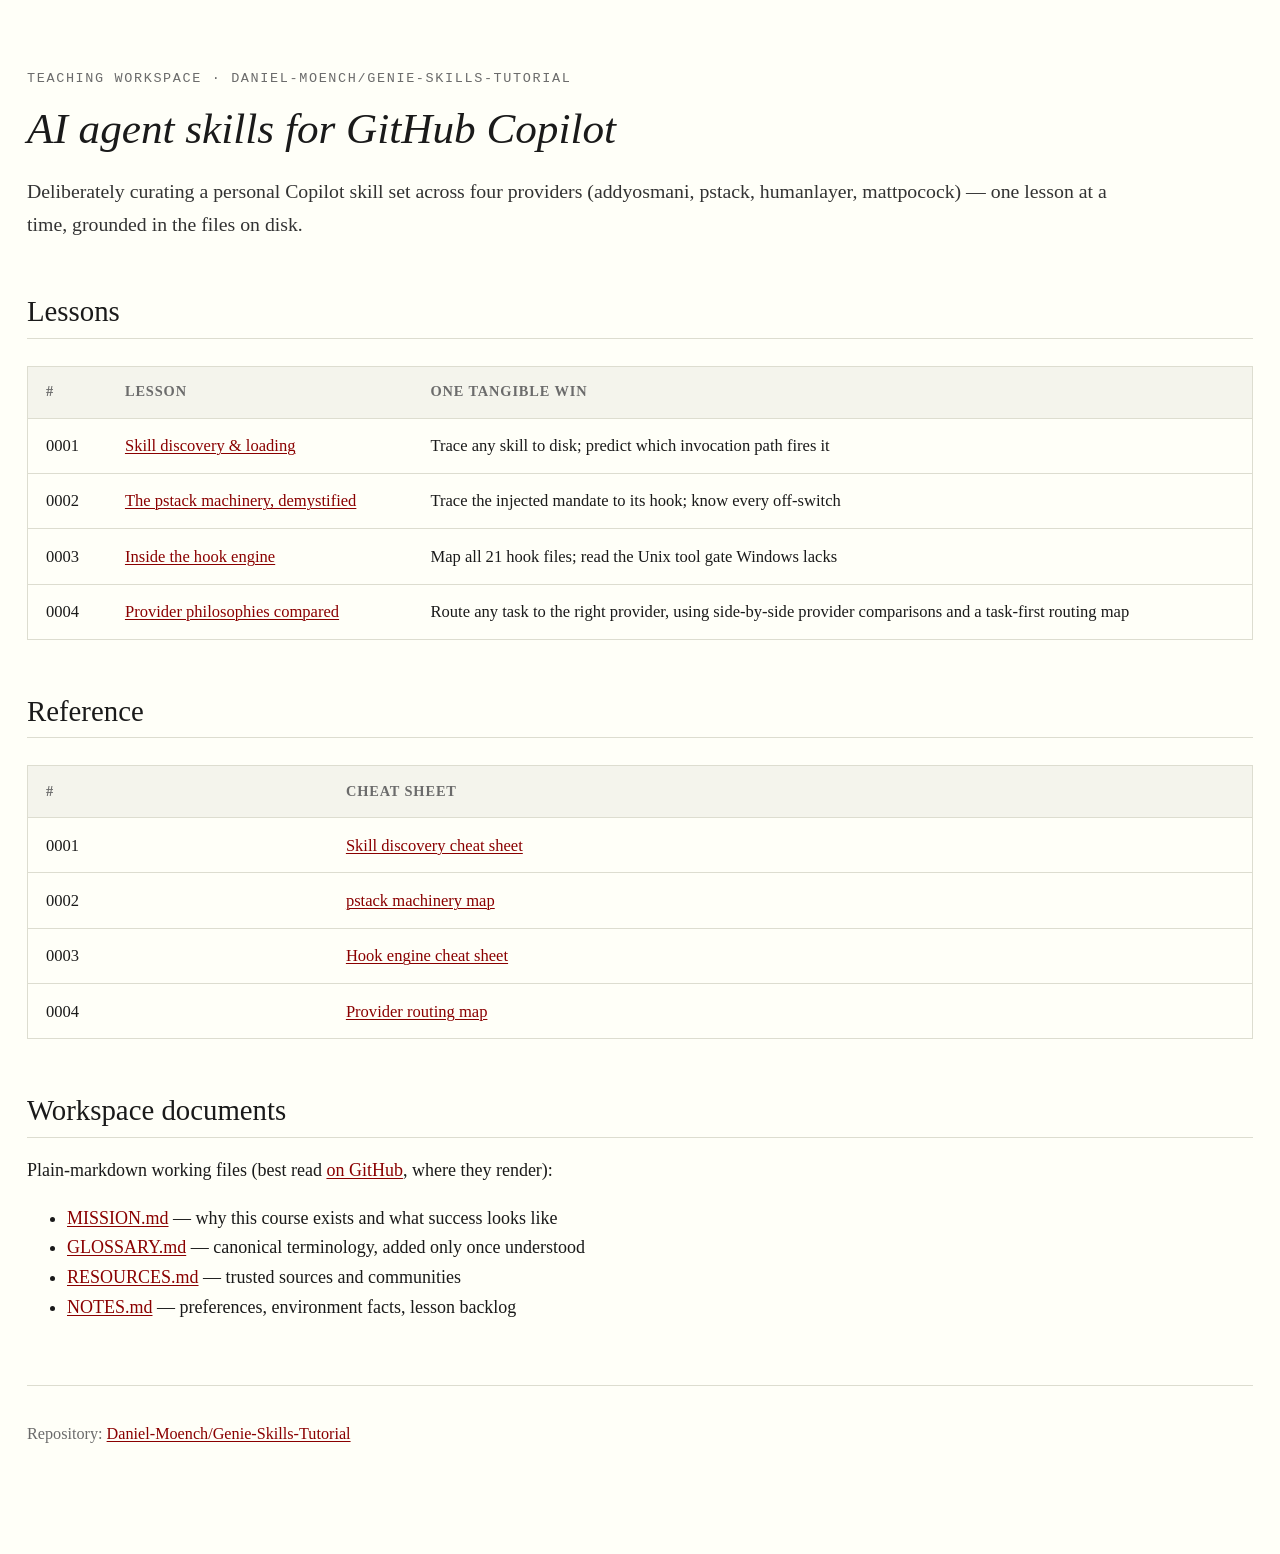
<file: index.html>
<!DOCTYPE html>
<html lang="en">
<head>
<meta charset="utf-8">
<meta name="viewport" content="width=device-width, initial-scale=1">
<title>AI agent skills for GitHub Copilot · Teaching workspace</title>
<link rel="stylesheet" href="assets/course.css">
</head>
<body>
<main>
  <p class="kicker">Teaching workspace · Daniel-Moench/Genie-Skills-Tutorial</p>
  <h1>AI agent skills for GitHub Copilot</h1>
  <p class="lede">Deliberately curating a personal Copilot skill set across
  four providers (addyosmani, pstack, humanlayer, mattpocock) — one lesson at
  a time, grounded in the files on disk.</p>

  <h2>Lessons</h2>
  <div class="table-scroll" role="region" aria-label="Lessons" tabindex="0">
  <table>
    <tr><th>#</th><th>Lesson</th><th>One tangible win</th></tr>
    <tr>
      <td>0001</td>
      <td><a href="lessons/0001-skill-discovery-and-loading.html">Skill discovery &amp; loading</a></td>
      <td>Trace any skill to disk; predict which invocation path fires it</td>
    </tr>
    <tr>
      <td>0002</td>
      <td><a href="lessons/0002-pstack-demystified.html">The pstack machinery, demystified</a></td>
      <td>Trace the injected mandate to its hook; know every off-switch</td>
    </tr>
    <tr>
      <td>0003</td>
      <td><a href="lessons/0003-inside-the-hook-engine.html">Inside the hook engine</a></td>
      <td>Map all 21 hook files; read the Unix tool gate Windows lacks</td>
    </tr>
    <tr>
      <td>0004</td>
      <td><a href="lessons/0004-provider-philosophies-compared.html">Provider philosophies compared</a></td>
      <td>Route any task to the right provider, using side-by-side provider
      comparisons and a task-first routing map</td>
    </tr>
  </table>
  </div>

  <h2>Reference</h2>
  <div class="table-scroll" role="region" aria-label="Reference" tabindex="0">
  <table>
    <tr><th>#</th><th>Cheat sheet</th></tr>
    <tr>
      <td>0001</td>
      <td><a href="reference/0001-skill-discovery-cheatsheet.html">Skill discovery cheat sheet</a></td>
    </tr>
    <tr>
      <td>0002</td>
      <td><a href="reference/0002-pstack-machinery-map.html">pstack machinery map</a></td>
    </tr>
    <tr>
      <td>0003</td>
      <td><a href="reference/0003-hook-engine-cheatsheet.html">Hook engine cheat sheet</a></td>
    </tr>
    <tr>
      <td>0004</td>
      <td><a href="reference/0004-provider-routing-map.html">Provider routing map</a></td>
    </tr>
  </table>
  </div>

  <h2>Workspace documents</h2>
  <p>Plain-markdown working files (best read
  <a href="https://github.com/Daniel-Moench/Genie-Skills-Tutorial">on
  GitHub</a>, where they render):</p>
  <ul>
    <li><a href="MISSION.md">MISSION.md</a> — why this course exists and what success looks like</li>
    <li><a href="GLOSSARY.md">GLOSSARY.md</a> — canonical terminology, added only once understood</li>
    <li><a href="RESOURCES.md">RESOURCES.md</a> — trusted sources and communities</li>
    <li><a href="NOTES.md">NOTES.md</a> — preferences, environment facts, lesson backlog</li>
  </ul>

  <nav class="lesson-nav">
    <ul>
      <li>Repository: <a href="https://github.com/Daniel-Moench/Genie-Skills-Tutorial">Daniel-Moench/Genie-Skills-Tutorial</a></li>
    </ul>
  </nav>
</main>
</body>
</html>
</file>
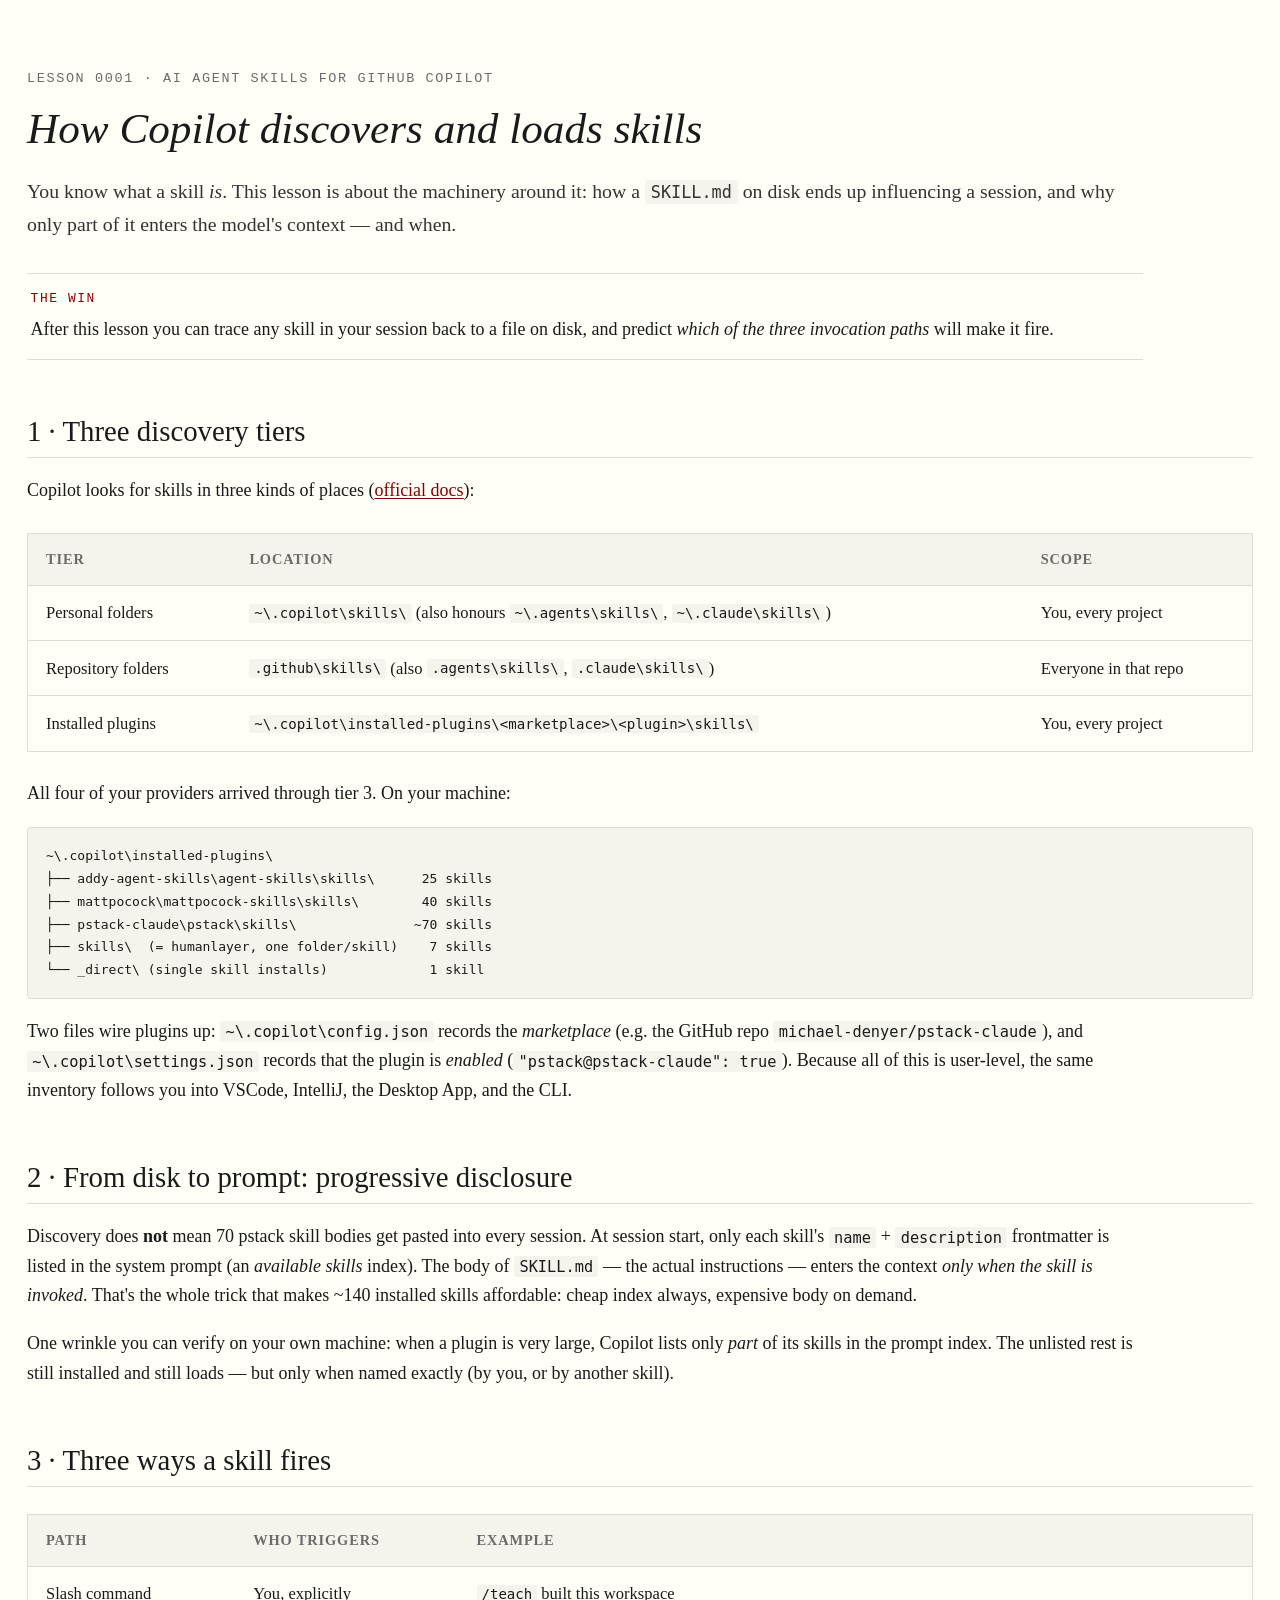
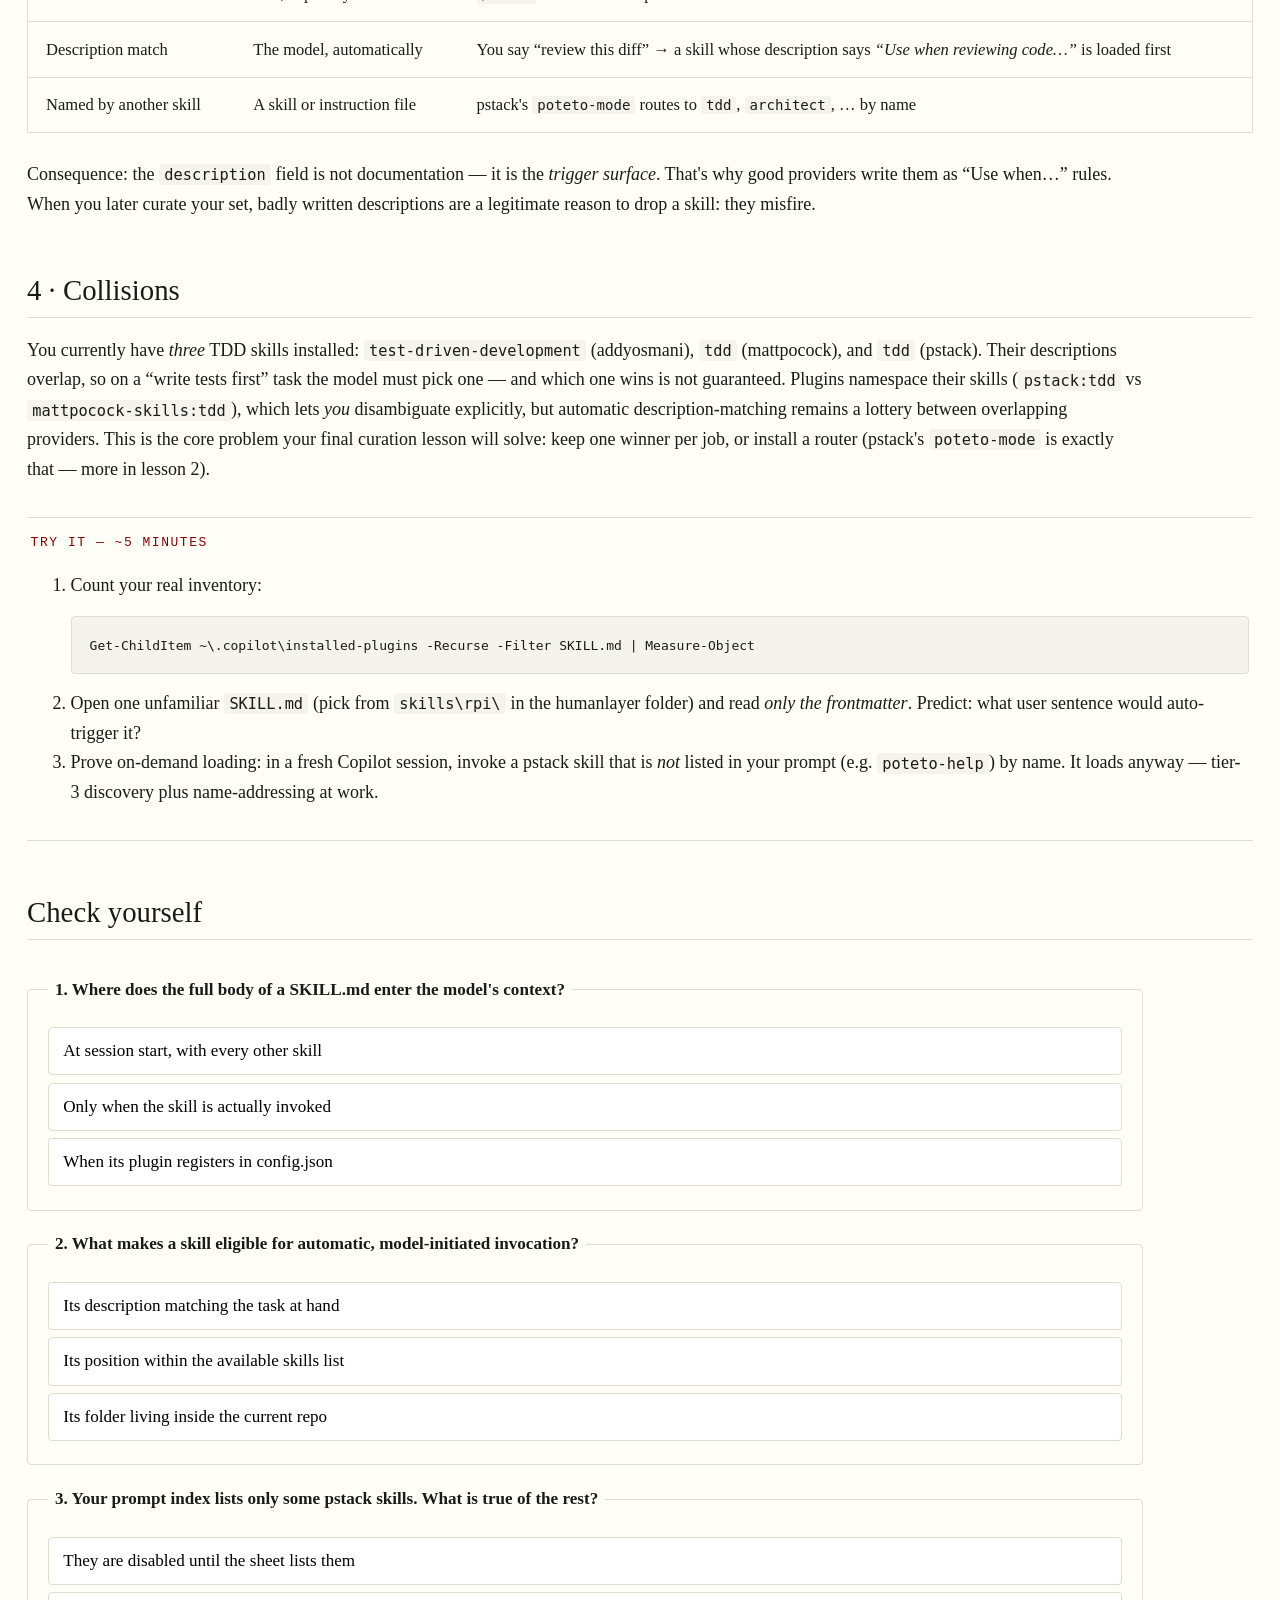
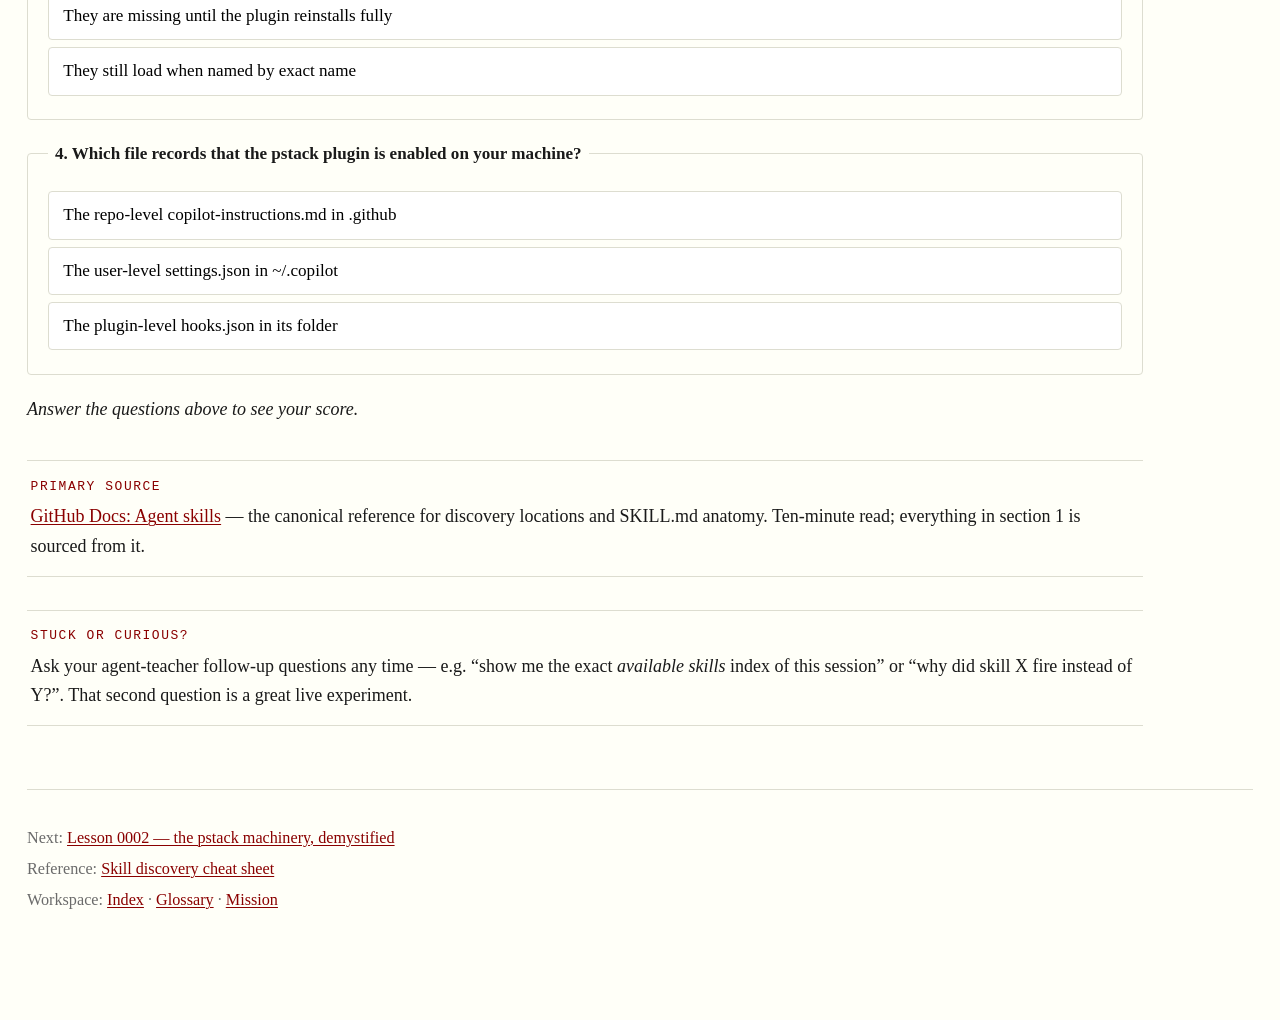
<file: lessons/0001-skill-discovery-and-loading.html>
<!DOCTYPE html>
<html lang="en">
<head>
<meta charset="utf-8">
<meta name="viewport" content="width=device-width, initial-scale=1">
<title>Lesson 1 · How Copilot discovers and loads skills</title>
<link rel="stylesheet" href="../assets/course.css">
</head>
<body>
<main>
  <p class="kicker">Lesson 0001 · AI agent skills for GitHub Copilot</p>
  <h1>How Copilot discovers and loads skills</h1>
  <p class="lede">You know what a skill <em>is</em>. This lesson is about the
  machinery around it: how a <code>SKILL.md</code> on disk ends up influencing
  a session, and why only part of it enters the model's context — and when.</p>

  <div class="win">
    After this lesson you can trace any skill in your session back to a file
    on disk, and predict <em>which of the three invocation paths</em> will
    make it fire.
  </div>

  <h2>1 · Three discovery tiers</h2>
  <p>Copilot looks for skills in three kinds of places
  (<a href="https://docs.github.com/en/copilot/concepts/customizations/agent-skills">official
  docs</a>):</p>
  <div class="table-scroll" role="region" aria-label="Three discovery tiers" tabindex="0">
  <table>
    <tr><th>Tier</th><th>Location</th><th>Scope</th></tr>
    <tr>
      <td>Personal folders</td>
      <td><code>~\.copilot\skills\</code> (also honours <code>~\.agents\skills\</code>, <code>~\.claude\skills\</code>)</td>
      <td>You, every project</td>
    </tr>
    <tr>
      <td>Repository folders</td>
      <td><code>.github\skills\</code> (also <code>.agents\skills\</code>, <code>.claude\skills\</code>)</td>
      <td>Everyone in that repo</td>
    </tr>
    <tr>
      <td>Installed plugins</td>
      <td><code>~\.copilot\installed-plugins\&lt;marketplace&gt;\&lt;plugin&gt;\skills\</code></td>
      <td>You, every project</td>
    </tr>
  </table>
  </div>
  <p>All four of your providers arrived through tier 3. On your machine:</p>
  <pre><code>~\.copilot\installed-plugins\
├── addy-agent-skills\agent-skills\skills\      25 skills
├── mattpocock\mattpocock-skills\skills\        40 skills
├── pstack-claude\pstack\skills\               ~70 skills
├── skills\  (= humanlayer, one folder/skill)    7 skills
└── _direct\ (single skill installs)             1 skill</code></pre>
  <p>Two files wire plugins up: <code>~\.copilot\config.json</code> records the
  <em>marketplace</em> (e.g. the GitHub repo <code>michael-denyer/pstack-claude</code>),
  and <code>~\.copilot\settings.json</code> records that the plugin is
  <em>enabled</em> (<code>"pstack@pstack-claude": true</code>). Because all of
  this is user-level, the same inventory follows you into VSCode, IntelliJ,
  the Desktop App, and the CLI.</p>

  <h2>2 · From disk to prompt: progressive disclosure</h2>
  <p>Discovery does <strong>not</strong> mean 70 pstack skill bodies get pasted
  into every session. At session start, only each skill's <code>name</code> +
  <code>description</code> frontmatter is listed in the system prompt (an
  <em>available skills</em> index). The body of <code>SKILL.md</code> — the
  actual instructions — enters the context <em>only when the skill is
  invoked</em>. That's the whole trick that makes ~140 installed skills
  affordable: cheap index always, expensive body on demand.</p>
  <p>One wrinkle you can verify on your own machine: when a plugin is very
  large, Copilot lists only <em>part</em> of its skills in the prompt index.
  The unlisted rest is still installed and still loads — but only when named
  exactly (by you, or by another skill).</p>

  <h2>3 · Three ways a skill fires</h2>
  <div class="table-scroll" role="region" aria-label="Three ways a skill fires" tabindex="0">
  <table>
    <tr><th>Path</th><th>Who triggers</th><th>Example</th></tr>
    <tr>
      <td>Slash command</td>
      <td>You, explicitly</td>
      <td><code>/teach</code> built this workspace</td>
    </tr>
    <tr>
      <td>Description match</td>
      <td>The model, automatically</td>
      <td>You say “review this diff” → a skill whose description says
      <em>“Use when reviewing code…”</em> is loaded first</td>
    </tr>
    <tr>
      <td>Named by another skill</td>
      <td>A skill or instruction file</td>
      <td>pstack's <code>poteto-mode</code> routes to <code>tdd</code>,
      <code>architect</code>, … by name</td>
    </tr>
  </table>
  </div>
  <p>Consequence: the <code>description</code> field is not documentation —
  it is the <em>trigger surface</em>. That's why good providers write them as
  “Use when…” rules. When you later curate your set, badly written
  descriptions are a legitimate reason to drop a skill: they misfire.</p>

  <h2>4 · Collisions</h2>
  <p>You currently have <em>three</em> TDD skills installed:
  <code>test-driven-development</code> (addyosmani), <code>tdd</code>
  (mattpocock), and <code>tdd</code> (pstack). Their descriptions overlap, so
  on a “write tests first” task the model must pick one — and which one wins
  is not guaranteed. Plugins namespace their skills
  (<code>pstack:tdd</code> vs <code>mattpocock-skills:tdd</code>), which lets
  <em>you</em> disambiguate explicitly, but automatic description-matching
  remains a lottery between overlapping providers. This is the core problem
  your final curation lesson will solve: keep one winner per job, or install
  a router (pstack's <code>poteto-mode</code> is exactly that — more in
  lesson 2).</p>

  <div class="try">
    <ol>
      <li>Count your real inventory:
        <pre><code>Get-ChildItem ~\.copilot\installed-plugins -Recurse -Filter SKILL.md | Measure-Object</code></pre></li>
      <li>Open one unfamiliar <code>SKILL.md</code> (pick from
        <code>skills\rpi\</code> in the humanlayer folder) and read <em>only
        the frontmatter</em>. Predict: what user sentence would auto-trigger
        it?</li>
      <li>Prove on-demand loading: in a fresh Copilot session, invoke a pstack
        skill that is <em>not</em> listed in your prompt (e.g.
        <code>poteto-help</code>) by name. It loads anyway — tier-3 discovery
        plus name-addressing at work.</li>
    </ol>
  </div>

  <h2>Check yourself</h2>
  <div id="quiz"></div>

  <div class="source">
    <a href="https://docs.github.com/en/copilot/concepts/customizations/agent-skills">
    GitHub Docs: Agent skills</a> — the canonical reference for discovery
    locations and SKILL.md anatomy. Ten-minute read; everything in section 1
    is sourced from it.
  </div>

  <div class="teacher">
    Ask your agent-teacher follow-up questions any time — e.g. “show me the
    exact <em>available skills</em> index of this session” or “why did skill
    X fire instead of Y?”. That second question is a great live experiment.
  </div>

  <nav class="lesson-nav">
    <ul>
      <li>Next: <a href="0002-pstack-demystified.html">Lesson 0002 — the pstack machinery, demystified</a></li>
      <li>Reference: <a href="../reference/0001-skill-discovery-cheatsheet.html">Skill discovery cheat sheet</a></li>
      <li>Workspace: <a href="../index.html">Index</a> · <a href="../GLOSSARY.md">Glossary</a> · <a href="../MISSION.md">Mission</a></li>
    </ul>
  </nav>
</main>

<script src="../assets/quiz.js"></script>
<script>
renderQuiz("quiz", [
  {
    q: "Where does the full body of a SKILL.md enter the model's context?",
    answers: [
      "At session start, with every other skill",
      "Only when the skill is actually invoked",
      "When its plugin registers in config.json",
    ],
    correct: 1,
    explain: "Progressive disclosure: the prompt carries only name + description; the body loads on invocation (section 2).",
  },
  {
    q: "What makes a skill eligible for automatic, model-initiated invocation?",
    answers: [
      "Its description matching the task at hand",
      "Its position within the available skills list",
      "Its folder living inside the current repo",
    ],
    correct: 0,
    explain: "The description field is the trigger surface — which is why overlapping descriptions cause collisions (sections 3–4).",
  },
  {
    q: "Your prompt index lists only some pstack skills. What is true of the rest?",
    answers: [
      "They are disabled until the sheet lists them",
      "They are missing until the plugin reinstalls fully",
      "They still load when named by exact name",
    ],
    correct: 2,
    explain: "Large plugins get a partial index, but every installed skill remains addressable by name (section 2).",
  },
  {
    q: "Which file records that the pstack plugin is enabled on your machine?",
    answers: [
      "The repo-level copilot-instructions.md in .github",
      "The user-level settings.json in ~/.copilot",
      "The plugin-level hooks.json in its folder",
    ],
    correct: 1,
    explain: "config.json knows the marketplace; settings.json holds the enable flag (\"pstack@pstack-claude\": true) (section 1).",
  },
]);
</script>
</body>
</html>
</file>
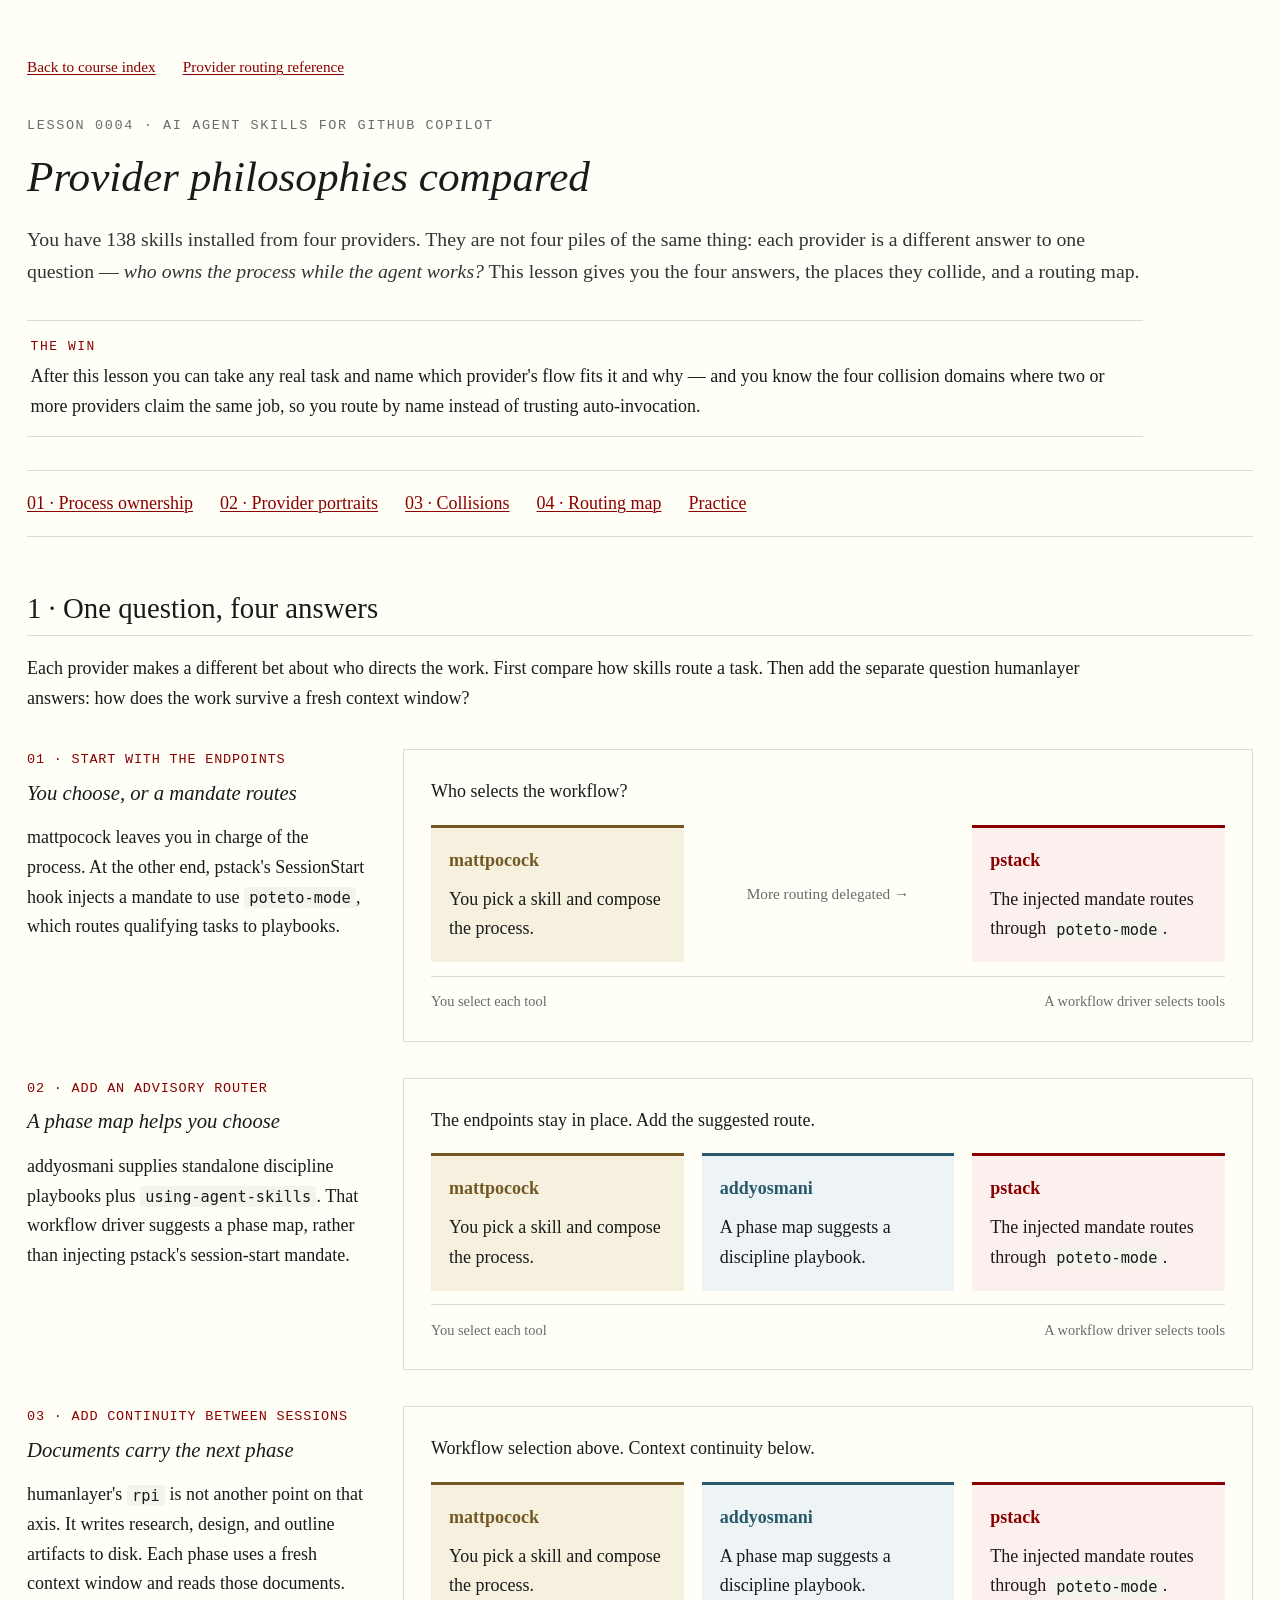
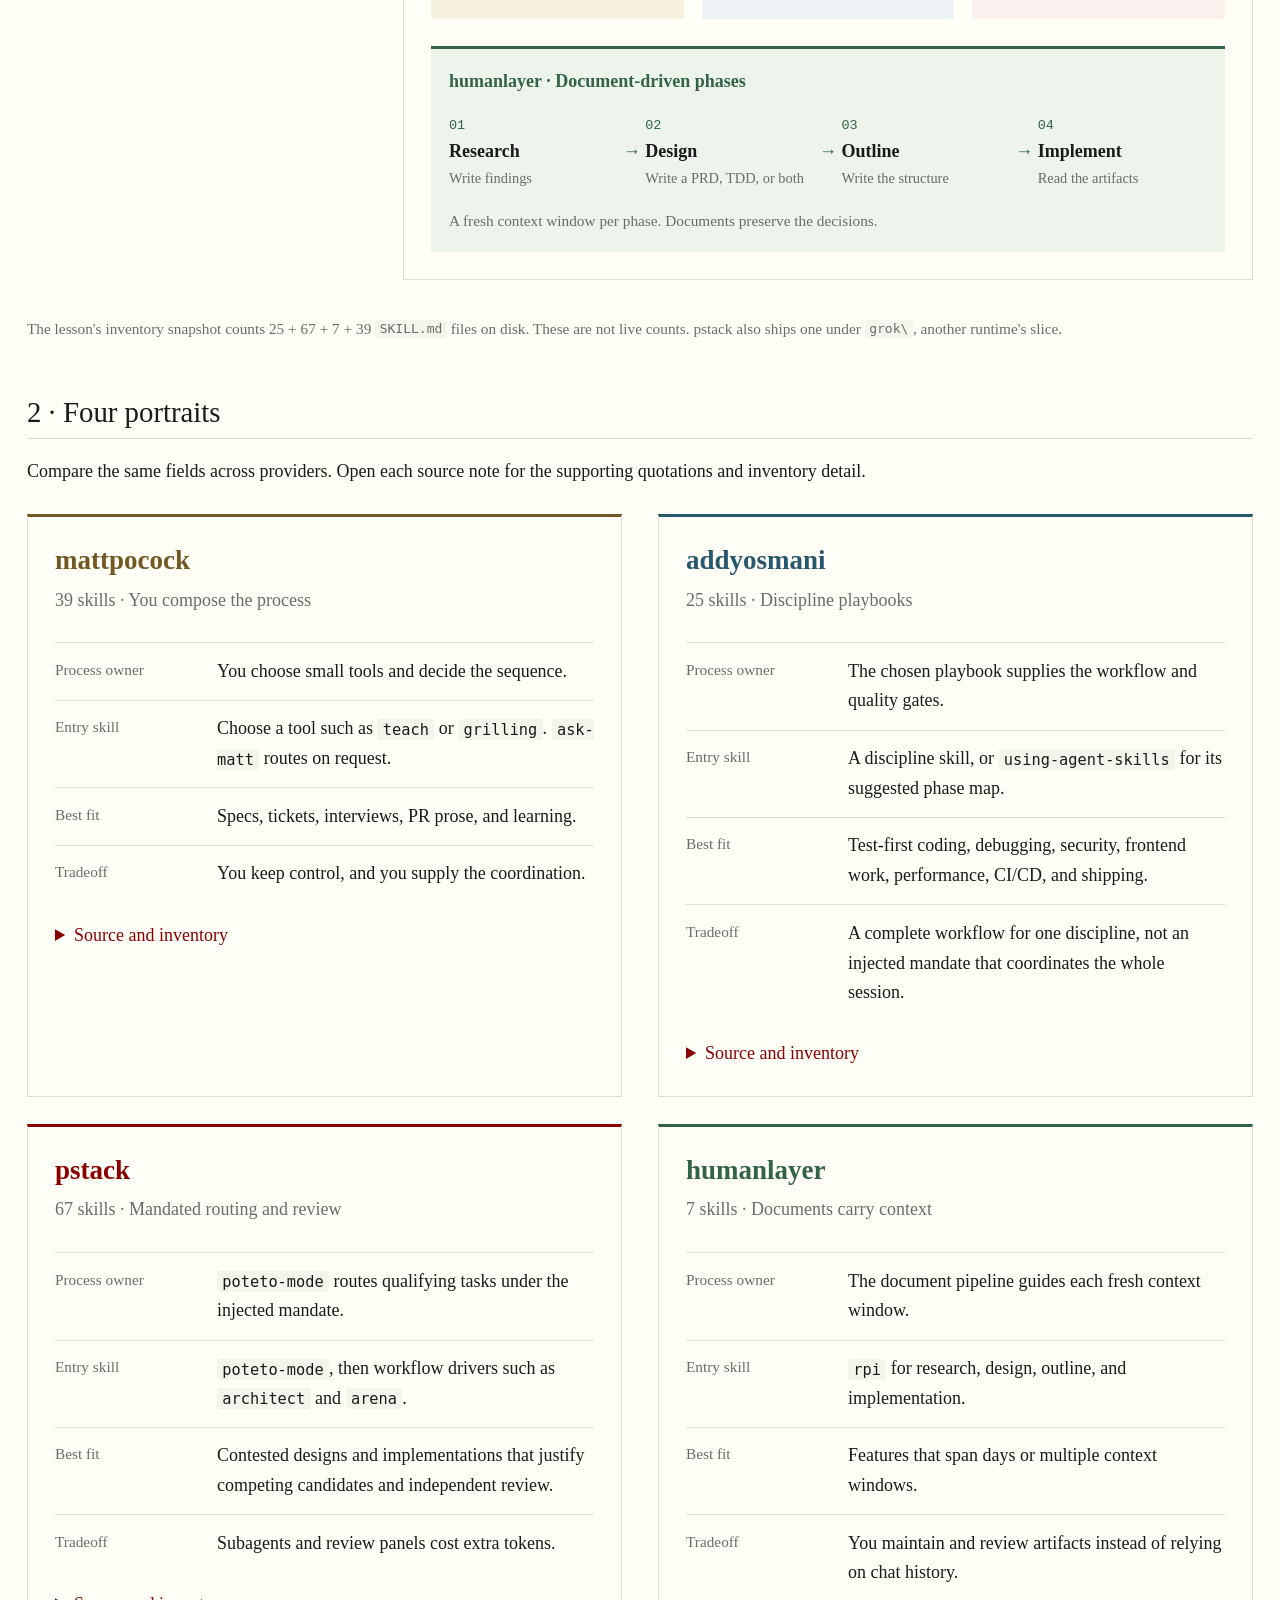
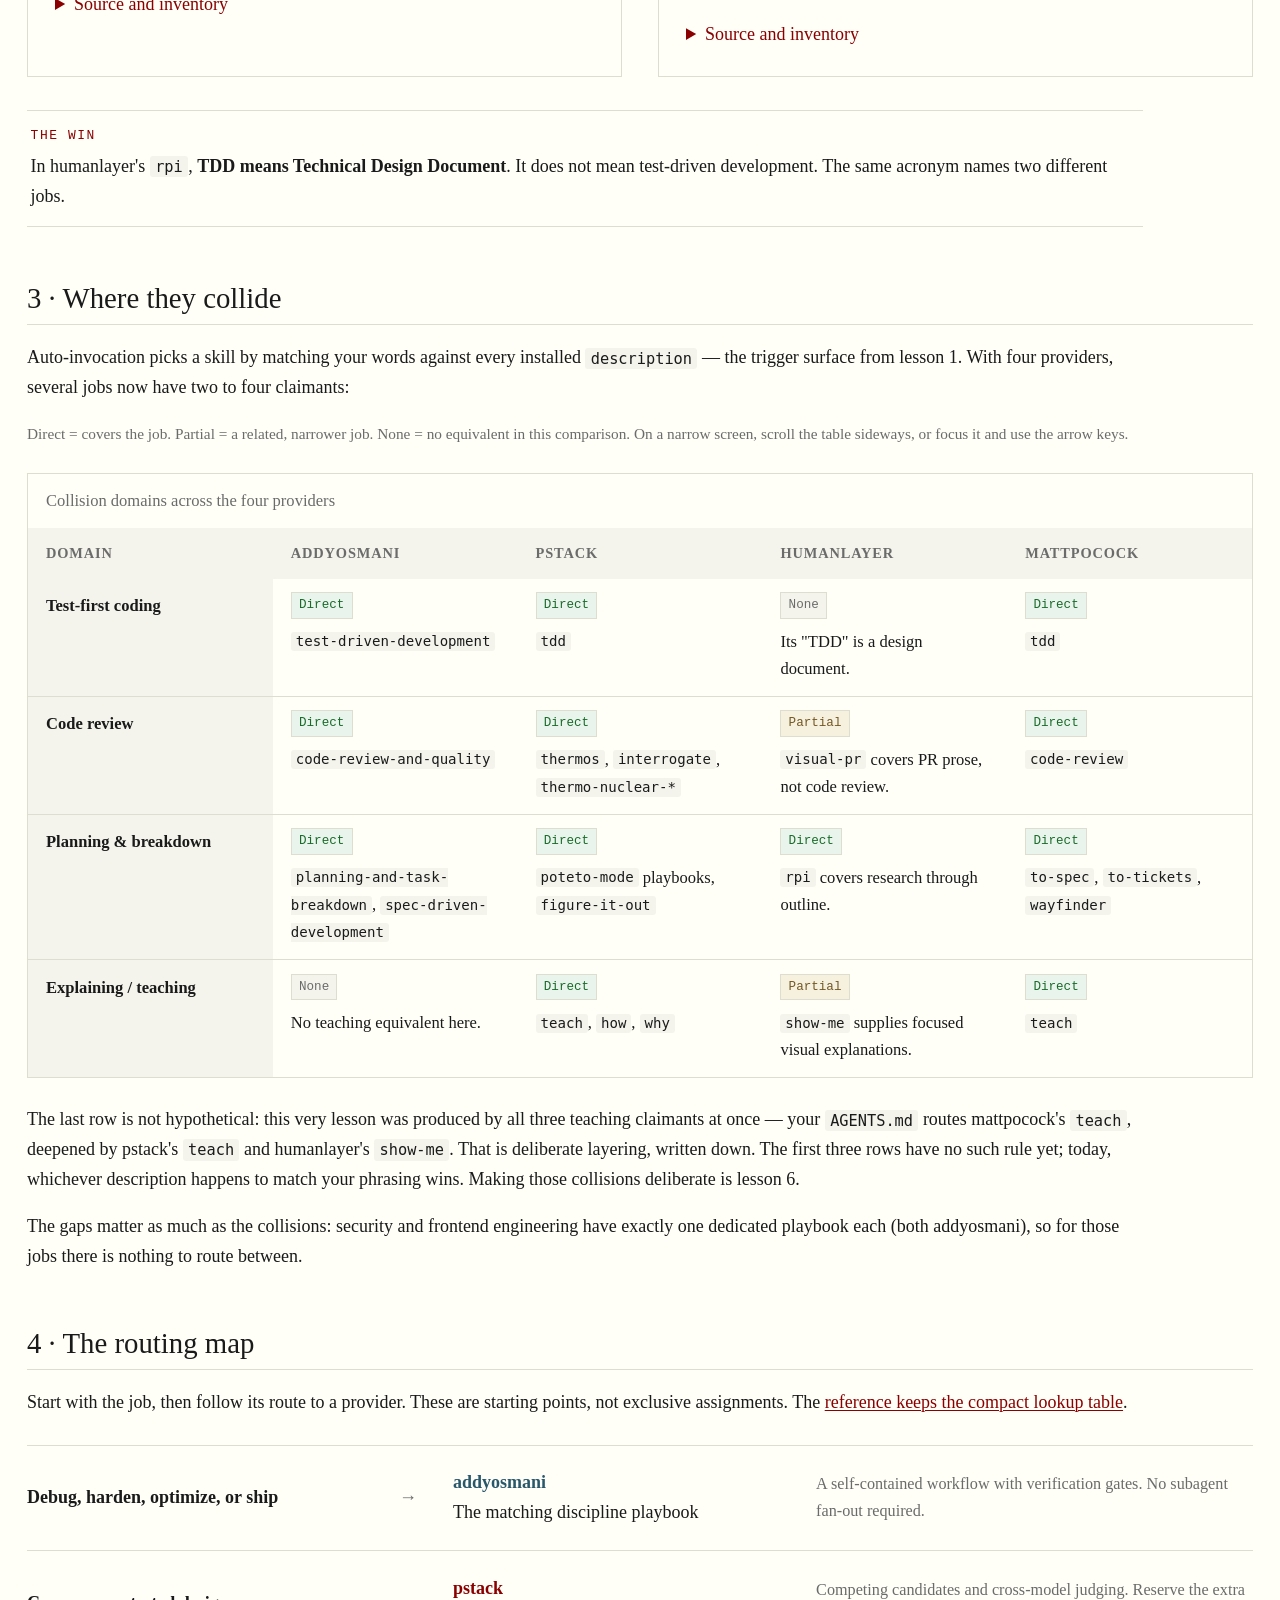
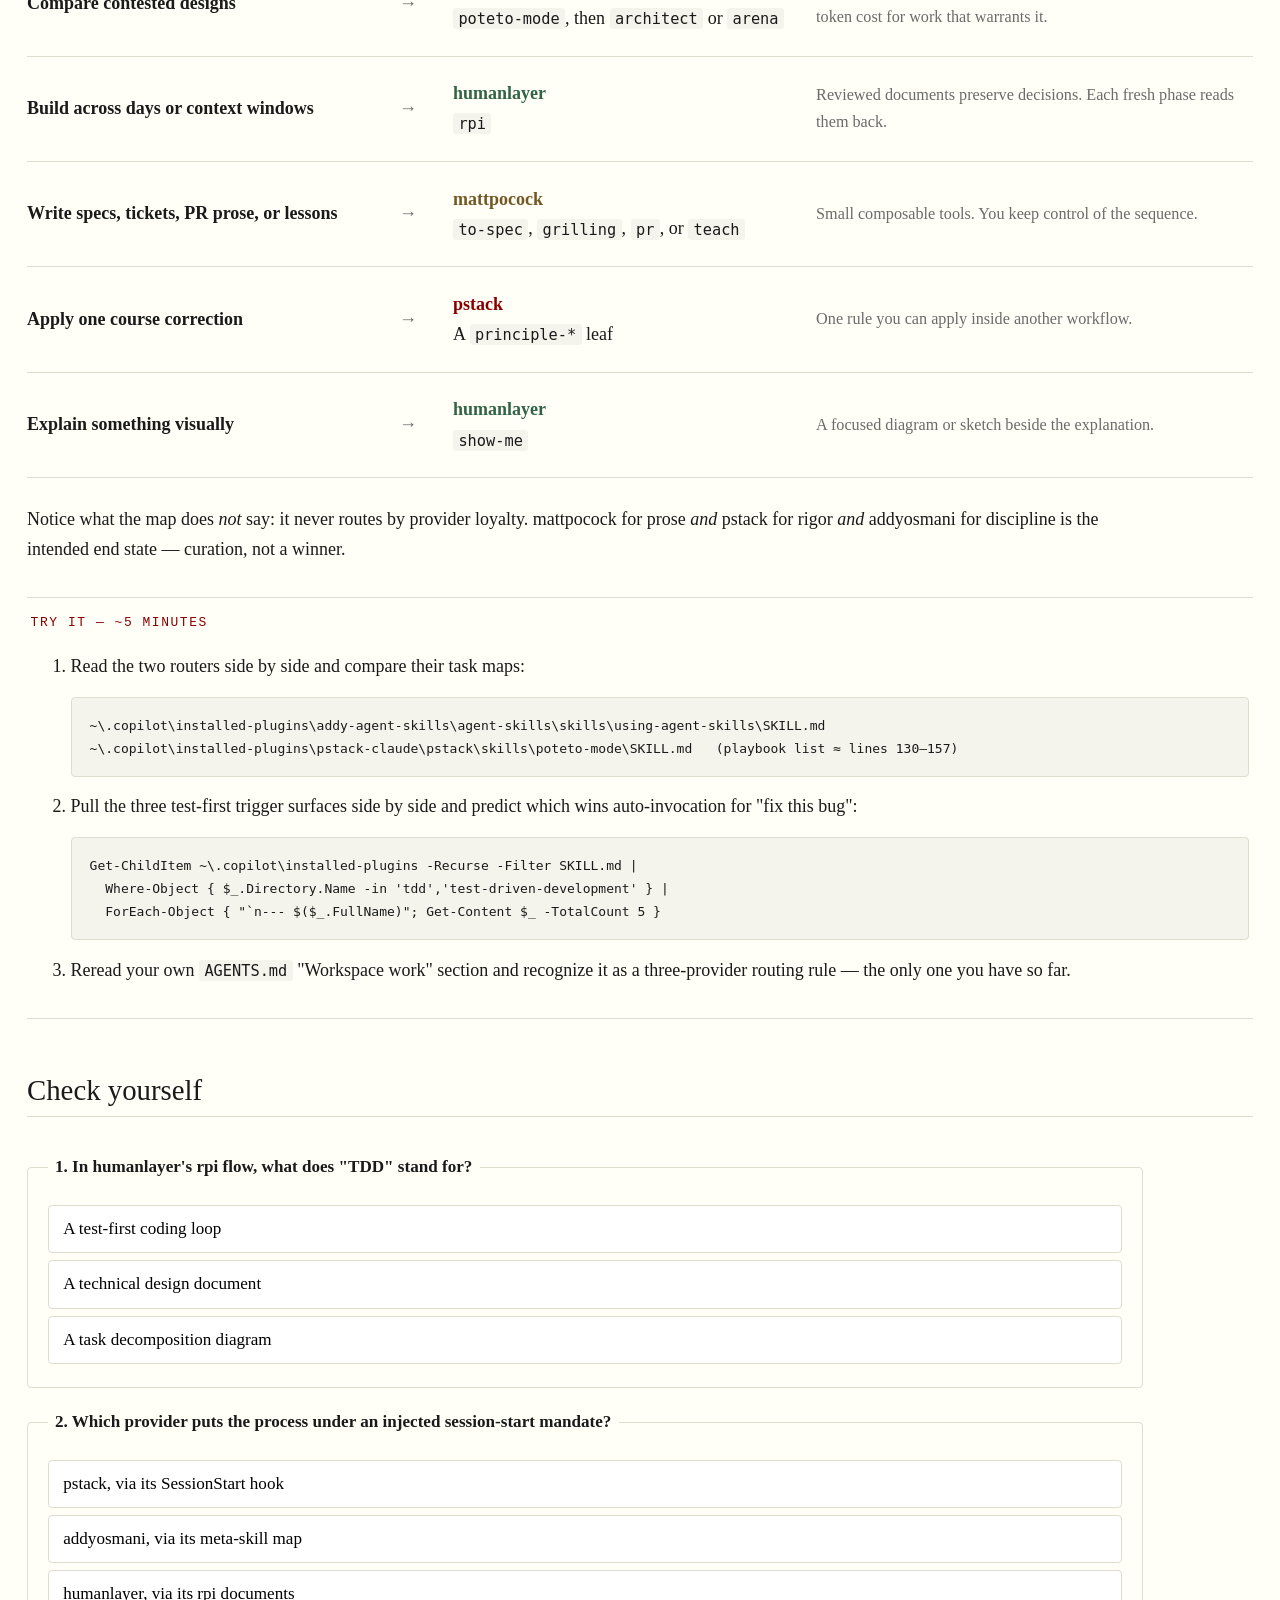
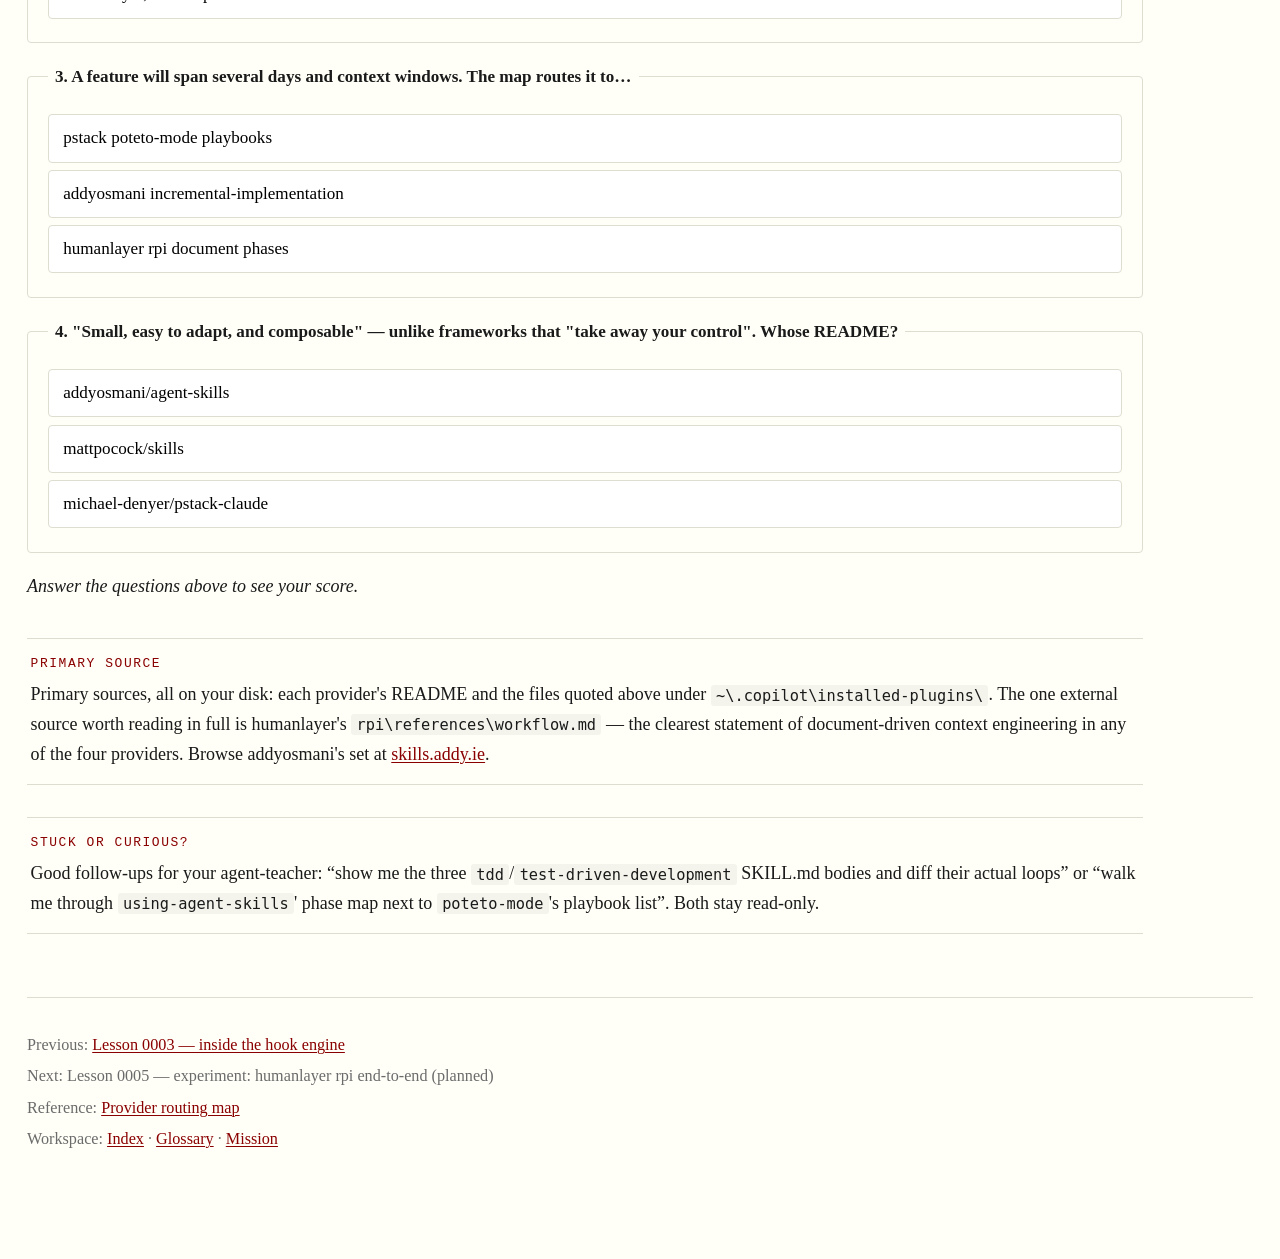
<file: lessons/0004-provider-philosophies-compared.html>
<!DOCTYPE html>
<html lang="en">
<head>
<meta charset="utf-8">
<meta name="viewport" content="width=device-width, initial-scale=1">
<title>Lesson 4 · Provider philosophies compared</title>
<link rel="stylesheet" href="../assets/course.css">
</head>
<body>
<main>
  <nav class="page-nav" aria-label="Course">
    <a href="../index.html">Back to course index</a>
    <a href="../reference/0004-provider-routing-map.html">Provider routing reference</a>
  </nav>
  <p class="kicker">Lesson 0004 · AI agent skills for GitHub Copilot</p>
  <h1>Provider philosophies compared</h1>
  <p class="lede">You have 138 skills installed from four providers. They are
  not four piles of the same thing: each provider is a different answer to one
  question — <em>who owns the process while the agent works?</em> This lesson
  gives you the four answers, the places they collide, and a routing map.</p>

  <div class="win">
    After this lesson you can take any real task and name which provider's
    flow fits it and why — and you know the four collision domains where two
    or more providers claim the same job, so you route by name instead of
    trusting auto-invocation.
  </div>

  <nav class="section-nav" aria-label="In this lesson">
    <a href="#process">01 · Process ownership</a>
    <a href="#portraits">02 · Provider portraits</a>
    <a href="#collisions">03 · Collisions</a>
    <a href="#routing">04 · Routing map</a>
    <a href="#practice">Practice</a>
  </nav>

  <h2 id="process">1 · One question, four answers</h2>
  <p>Each provider makes a different bet about who directs the work.
  First compare how skills route a task. Then add the separate question
  humanlayer answers: how does the work survive a fresh context window?</p>

  <div class="lesson-step">
    <div>
      <span class="step-number">01 · Start with the endpoints</span>
      <h3>You choose, or a mandate routes</h3>
      <p>mattpocock leaves you in charge of the process. At the other end,
      pstack's SessionStart hook injects a mandate to use
      <code>poteto-mode</code>, which routes qualifying tasks to playbooks.</p>
    </div>
    <figure class="visual">
      <figcaption>Who selects the workflow?</figcaption>
      <ul class="control-axis">
        <li class="provider-mattpocock">
          <strong class="provider-name">mattpocock</strong>
          <p>You pick a skill and compose the process.</p>
        </li>
        <li class="axis-gap" aria-hidden="true">More routing delegated →</li>
        <li class="provider-pstack">
          <strong class="provider-name">pstack</strong>
          <p>The injected mandate routes through <code>poteto-mode</code>.</p>
        </li>
      </ul>
      <div class="axis-scale"><span>You select each tool</span><span>A workflow driver selects tools</span></div>
    </figure>
  </div>

  <div class="lesson-step">
    <div>
      <span class="step-number">02 · Add an advisory router</span>
      <h3>A phase map helps you choose</h3>
      <p>addyosmani supplies standalone discipline playbooks plus
      <code>using-agent-skills</code>. That workflow driver suggests a phase
      map, rather than injecting pstack's session-start mandate.</p>
    </div>
    <figure class="visual">
      <figcaption>The endpoints stay in place. Add the suggested route.</figcaption>
      <ul class="control-axis">
        <li class="provider-mattpocock">
          <strong class="provider-name">mattpocock</strong>
          <p>You pick a skill and compose the process.</p>
        </li>
        <li class="provider-addyosmani">
          <strong class="provider-name">addyosmani</strong>
          <p>A phase map suggests a discipline playbook.</p>
        </li>
        <li class="provider-pstack">
          <strong class="provider-name">pstack</strong>
          <p>The injected mandate routes through <code>poteto-mode</code>.</p>
        </li>
      </ul>
      <div class="axis-scale"><span>You select each tool</span><span>A workflow driver selects tools</span></div>
    </figure>
  </div>

  <div class="lesson-step">
    <div>
      <span class="step-number">03 · Add continuity between sessions</span>
      <h3>Documents carry the next phase</h3>
      <p>humanlayer's <code>rpi</code> is not another point on that axis.
      It writes research, design, and outline artifacts to disk.
      Each phase uses a fresh context window and reads those documents.</p>
    </div>
    <figure class="visual">
      <figcaption>Workflow selection above. Context continuity below.</figcaption>
      <ul class="control-axis">
        <li class="provider-mattpocock">
          <strong class="provider-name">mattpocock</strong>
          <p>You pick a skill and compose the process.</p>
        </li>
        <li class="provider-addyosmani">
          <strong class="provider-name">addyosmani</strong>
          <p>A phase map suggests a discipline playbook.</p>
        </li>
        <li class="provider-pstack">
          <strong class="provider-name">pstack</strong>
          <p>The injected mandate routes through <code>poteto-mode</code>.</p>
        </li>
      </ul>
      <div class="document-lane provider-humanlayer">
        <strong class="provider-name">humanlayer · Document-driven phases</strong>
        <ol class="flow-steps">
          <li><strong>Research</strong><small>Write findings</small></li>
          <li><strong>Design</strong><small>Write a PRD, TDD, or both</small></li>
          <li><strong>Outline</strong><small>Write the structure</small></li>
          <li><strong>Implement</strong><small>Read the artifacts</small></li>
        </ol>
        <p class="figure-note">A fresh context window per phase.
        Documents preserve the decisions.</p>
      </div>
    </figure>
  </div>
  <p class="figure-note">The lesson's inventory snapshot counts 25 + 67 + 7 + 39
  <code>SKILL.md</code> files on disk. These are not live counts.
  pstack also ships one under <code>grok\</code>, another runtime's slice.</p>

  <h2 id="portraits">2 · Four portraits</h2>
  <p>Compare the same fields across providers. Open each source note for
  the supporting quotations and inventory detail.</p>
  <div class="comparison-grid">
    <article class="comparison-card provider-mattpocock">
      <h3 id="mattpocock" class="provider-name">mattpocock</h3>
      <p class="card-summary">39 skills · You compose the process</p>
      <dl class="facts">
        <div><dt>Process owner</dt><dd>You choose small tools and decide the sequence.</dd></div>
        <div><dt>Entry skill</dt><dd>Choose a tool such as <code>teach</code> or <code>grilling</code>.
        <code>ask-matt</code> routes on request.</dd></div>
        <div><dt>Best fit</dt><dd>Specs, tickets, interviews, PR prose, and learning.</dd></div>
        <div><dt>Tradeoff</dt><dd>You keep control, and you supply the coordination.</dd></div>
      </dl>
      <details>
        <summary>Source and inventory</summary>
        <p>The README calls the skills "small, easy to adapt, and composable",
        unlike frameworks that "take away your control", for
        "real engineering - not vibe coding".
        <code>mattpocock-skills\README.md</code>.</p>
        <p>20 engineering, 7 productivity, 8 in-progress, and 4 misc.
        No hooks or mandate. Cross-references connect tools such as
        <code>tdd</code> and <code>codebase-design</code>.</p>
      </details>
    </article>
    <article class="comparison-card provider-addyosmani">
      <h3 id="addyosmani" class="provider-name">addyosmani</h3>
      <p class="card-summary">25 skills · Discipline playbooks</p>
      <dl class="facts">
        <div><dt>Process owner</dt><dd>The chosen playbook supplies the workflow and quality gates.</dd></div>
        <div><dt>Entry skill</dt><dd>A discipline skill, or
        <code>using-agent-skills</code> for its suggested phase map.</dd></div>
        <div><dt>Best fit</dt><dd>Test-first coding, debugging, security, frontend work,
        performance, CI/CD, and shipping.</dd></div>
        <div><dt>Tradeoff</dt><dd>A complete workflow for one discipline, not an injected
        mandate that coordinates the whole session.</dd></div>
      </dl>
      <details>
        <summary>Source and inventory</summary>
        <p>"Skills are workflows, not suggestions."
        <code>skills\using-agent-skills\SKILL.md</code>.
        The README says they encode senior engineers' workflows,
        quality gates, and best practices.</p>
        <p>The inventory includes four reviewer agents:
        <code>code-reviewer</code>, <code>security-auditor</code>,
        <code>test-engineer</code>, and <code>web-performance-auditor</code>.
        Hooks also ship, with host-dependent support.</p>
      </details>
    </article>
    <article class="comparison-card provider-pstack">
      <h3 id="pstack" class="provider-name">pstack</h3>
      <p class="card-summary">67 skills · Mandated routing and review</p>
      <dl class="facts">
        <div><dt>Process owner</dt><dd><code>poteto-mode</code> routes qualifying tasks
        under the injected mandate.</dd></div>
        <div><dt>Entry skill</dt><dd><code>poteto-mode</code>, then workflow drivers
        such as <code>architect</code> and <code>arena</code>.</dd></div>
        <div><dt>Best fit</dt><dd>Contested designs and implementations that justify
        competing candidates and independent review.</dd></div>
        <div><dt>Tradeoff</dt><dd>Subagents and review panels cost extra tokens.</dd></div>
      </dl>
      <details>
        <summary>Source and inventory</summary>
        <p>poteto-mode "matches the task to a playbook, copies the playbook's
        steps into the todo list, and runs the other skills as the steps need them."
        "pstack spends extra tokens on subagents and review panels."
        <code>skills\poteto-help\SKILL.md</code>.</p>
        <p>12 workflow drivers, 24 <code>principle-*</code> leaves,
        29 utilities, and 2 meta skills. <code>interrogate</code> and
        <code>thermos</code> add adversarial review.</p>
      </details>
    </article>
    <article class="comparison-card provider-humanlayer">
      <h3 id="humanlayer" class="provider-name">humanlayer</h3>
      <p class="card-summary">7 skills · Documents carry context</p>
      <dl class="facts">
        <div><dt>Process owner</dt><dd>The document pipeline guides each fresh context window.</dd></div>
        <div><dt>Entry skill</dt><dd><code>rpi</code> for research, design, outline,
        and implementation.</dd></div>
        <div><dt>Best fit</dt><dd>Features that span days or multiple context windows.</dd></div>
        <div><dt>Tradeoff</dt><dd>You maintain and review artifacts instead of relying on chat history.</dd></div>
      </dl>
      <details>
        <summary>Source and inventory</summary>
        <p>"Documents Carry Context Between Sessions" and
        "Use a separate context window for each phase by default."
        <code>rpi\references\workflow.md</code>.</p>
        <p><code>rpi</code> bundles five subagents. Its numbered artifacts live
        in <code>.agents/artifacts/&lt;task&gt;/</code>.
        <code>references\create-tdd\process.md</code> is titled
        "Create a Technical Design Document".</p>
      </details>
    </article>
  </div>
  <div class="win">
    In humanlayer's <code>rpi</code>, <strong>TDD means Technical Design
    Document</strong>. It does not mean test-driven development.
    The same acronym names two different jobs.
  </div>

  <h2 id="collisions">3 · Where they collide</h2>
  <p>Auto-invocation picks a skill by matching your words against every
  installed <code>description</code> — the trigger surface from lesson 1.
  With four providers, several jobs now have two to four claimants:</p>
  <p class="table-hint">Direct = covers the job. Partial = a related, narrower job.
  None = no equivalent in this comparison. On a narrow screen, scroll the table
  sideways, or focus it and use the arrow keys.</p>
  <div class="table-scroll" role="region" aria-label="Provider collision comparison" tabindex="0">
  <table class="comparison-table">
    <caption>Collision domains across the four providers</caption>
    <thead><tr><th scope="col">Domain</th><th scope="col">addyosmani</th><th scope="col">pstack</th><th scope="col">humanlayer</th><th scope="col">mattpocock</th></tr></thead>
    <tbody>
    <tr>
      <th scope="row">Test-first coding</th>
      <td><span class="coverage coverage-direct">Direct</span><code>test-driven-development</code></td>
      <td><span class="coverage coverage-direct">Direct</span><code>tdd</code></td>
      <td><span class="coverage coverage-none">None</span>Its "TDD" is a design document.</td>
      <td><span class="coverage coverage-direct">Direct</span><code>tdd</code></td>
    </tr>
    <tr>
      <th scope="row">Code review</th>
      <td><span class="coverage coverage-direct">Direct</span><code>code-review-and-quality</code></td>
      <td><span class="coverage coverage-direct">Direct</span><code>thermos</code>, <code>interrogate</code>, <code>thermo-nuclear-*</code></td>
      <td><span class="coverage coverage-partial">Partial</span><code>visual-pr</code> covers PR prose, not code review.</td>
      <td><span class="coverage coverage-direct">Direct</span><code>code-review</code></td>
    </tr>
    <tr>
      <th scope="row">Planning &amp; breakdown</th>
      <td><span class="coverage coverage-direct">Direct</span><code>planning-and-task-breakdown</code>, <code>spec-driven-development</code></td>
      <td><span class="coverage coverage-direct">Direct</span><code>poteto-mode</code> playbooks, <code>figure-it-out</code></td>
      <td><span class="coverage coverage-direct">Direct</span><code>rpi</code> covers research through outline.</td>
      <td><span class="coverage coverage-direct">Direct</span><code>to-spec</code>, <code>to-tickets</code>, <code>wayfinder</code></td>
    </tr>
    <tr>
      <th scope="row">Explaining / teaching</th>
      <td><span class="coverage coverage-none">None</span>No teaching equivalent here.</td>
      <td><span class="coverage coverage-direct">Direct</span><code>teach</code>, <code>how</code>, <code>why</code></td>
      <td><span class="coverage coverage-partial">Partial</span><code>show-me</code> supplies focused visual explanations.</td>
      <td><span class="coverage coverage-direct">Direct</span><code>teach</code></td>
    </tr>
    </tbody>
  </table>
  </div>
  <p>The last row is not hypothetical: this very lesson was produced by all
  three teaching claimants at once — your <code>AGENTS.md</code> routes
  mattpocock's <code>teach</code>, deepened by pstack's <code>teach</code>
  and humanlayer's <code>show-me</code>. That is deliberate layering, written
  down. The first three rows have no such rule yet; today, whichever
  description happens to match your phrasing wins. Making those collisions
  deliberate is lesson 6.</p>
  <p>The gaps matter as much as the collisions: security and frontend
  engineering have exactly one dedicated playbook each (both addyosmani), so
  for those jobs there is nothing to route between.</p>

  <h2 id="routing">4 · The routing map</h2>
  <p>Start with the job, then follow its route to a provider.
  These are starting points, not exclusive assignments.
  The <a href="../reference/0004-provider-routing-map.html#routing">reference
  keeps the compact lookup table</a>.</p>
  <ul class="route-list">
    <li class="provider-addyosmani">
      <h3>Debug, harden, optimize, or ship</h3><span class="route-arrow" aria-hidden="true">→</span>
      <p class="route-target"><strong class="provider-name">addyosmani</strong>The matching discipline playbook</p>
      <p class="route-reason">A self-contained workflow with verification gates.
      No subagent fan-out required.</p>
    </li>
    <li class="provider-pstack">
      <h3>Compare contested designs</h3><span class="route-arrow" aria-hidden="true">→</span>
      <p class="route-target"><strong class="provider-name">pstack</strong><code>poteto-mode</code>,
      then <code>architect</code> or <code>arena</code></p>
      <p class="route-reason">Competing candidates and cross-model judging.
      Reserve the extra token cost for work that warrants it.</p>
    </li>
    <li class="provider-humanlayer">
      <h3>Build across days or context windows</h3><span class="route-arrow" aria-hidden="true">→</span>
      <p class="route-target"><strong class="provider-name">humanlayer</strong><code>rpi</code></p>
      <p class="route-reason">Reviewed documents preserve decisions.
      Each fresh phase reads them back.</p>
    </li>
    <li class="provider-mattpocock">
      <h3>Write specs, tickets, PR prose, or lessons</h3><span class="route-arrow" aria-hidden="true">→</span>
      <p class="route-target"><strong class="provider-name">mattpocock</strong><code>to-spec</code>,
      <code>grilling</code>, <code>pr</code>, or <code>teach</code></p>
      <p class="route-reason">Small composable tools.
      You keep control of the sequence.</p>
    </li>
    <li class="provider-pstack">
      <h3>Apply one course correction</h3><span class="route-arrow" aria-hidden="true">→</span>
      <p class="route-target"><strong class="provider-name">pstack</strong>A <code>principle-*</code> leaf</p>
      <p class="route-reason">One rule you can apply inside another workflow.</p>
    </li>
    <li class="provider-humanlayer">
      <h3>Explain something visually</h3><span class="route-arrow" aria-hidden="true">→</span>
      <p class="route-target"><strong class="provider-name">humanlayer</strong><code>show-me</code></p>
      <p class="route-reason">A focused diagram or sketch beside the explanation.</p>
    </li>
  </ul>
  <p>Notice what the map does <em>not</em> say: it never routes by provider
  loyalty. mattpocock for prose <em>and</em> pstack for rigor <em>and</em>
  addyosmani for discipline is the intended end state — curation, not a
  winner.</p>

  <div class="try">
    <ol>
      <li>Read the two routers side by side and compare their task maps:
        <pre><code>~\.copilot\installed-plugins\addy-agent-skills\agent-skills\skills\using-agent-skills\SKILL.md
~\.copilot\installed-plugins\pstack-claude\pstack\skills\poteto-mode\SKILL.md   (playbook list ≈ lines 130–157)</code></pre></li>
      <li>Pull the three test-first trigger surfaces side by side and predict
        which wins auto-invocation for "fix this bug":
        <pre><code>Get-ChildItem ~\.copilot\installed-plugins -Recurse -Filter SKILL.md |
  Where-Object { $_.Directory.Name -in 'tdd','test-driven-development' } |
  ForEach-Object { "`n--- $($_.FullName)"; Get-Content $_ -TotalCount 5 }</code></pre></li>
      <li>Reread your own <code>AGENTS.md</code> "Workspace work" section and
        recognize it as a three-provider routing rule — the only one you have
        so far.</li>
    </ol>
  </div>

  <h2 id="practice">Check yourself</h2>
  <div id="quiz"></div>

  <div class="source">
    Primary sources, all on your disk: each provider's README and the files
    quoted above under <code>~\.copilot\installed-plugins\</code>. The one
    external source worth reading in full is humanlayer's
    <code>rpi\references\workflow.md</code> — the clearest statement of
    document-driven context engineering in any of the four providers. Browse
    addyosmani's set at <a href="https://skills.addy.ie">skills.addy.ie</a>.
  </div>

  <div class="teacher">
    Good follow-ups for your agent-teacher: “show me the three
    <code>tdd</code>/<code>test-driven-development</code> SKILL.md bodies and
    diff their actual loops” or “walk me through
    <code>using-agent-skills</code>' phase map next to
    <code>poteto-mode</code>'s playbook list”. Both stay read-only.
  </div>

  <nav class="lesson-nav">
    <ul>
      <li>Previous: <a href="0003-inside-the-hook-engine.html">Lesson 0003 — inside the hook engine</a></li>
      <li>Next: Lesson 0005 — experiment: humanlayer rpi end-to-end (planned)</li>
      <li>Reference: <a href="../reference/0004-provider-routing-map.html">Provider routing map</a></li>
      <li>Workspace: <a href="../index.html">Index</a> · <a href="../GLOSSARY.md">Glossary</a> · <a href="../MISSION.md">Mission</a></li>
    </ul>
  </nav>
</main>

<script src="../assets/quiz.js"></script>
<script>
renderQuiz("quiz", [
  {
    q: "In humanlayer's rpi flow, what does \"TDD\" stand for?",
    answers: [
      "A test-first coding loop",
      "A technical design document",
      "A task decomposition diagram",
    ],
    correct: 1,
    explain: "rpi's create-tdd process is titled 'Create a Technical Design Document' — same acronym as test-driven development, unrelated concept (section 2).",
  },
  {
    q: "Which provider puts the process under an injected session-start mandate?",
    answers: [
      "pstack, via its SessionStart hook",
      "addyosmani, via its meta-skill map",
      "humanlayer, via its rpi documents",
    ],
    correct: 0,
    explain: "Only pstack injects; addyosmani's using-agent-skills map is advice the agent may consult, and humanlayer's process lives in artifacts you review (section 1).",
  },
  {
    q: "A feature will span several days and context windows. The map routes it to…",
    answers: [
      "pstack poteto-mode playbooks",
      "addyosmani incremental-implementation",
      "humanlayer rpi document phases",
    ],
    correct: 2,
    explain: "rpi's core rules: documents carry context between sessions, and each phase defaults to a fresh context window that reads them back (sections 2 and 4).",
  },
  {
    q: "\"Small, easy to adapt, and composable\" — unlike frameworks that \"take away your control\". Whose README?",
    answers: [
      "addyosmani/agent-skills",
      "mattpocock/skills",
      "michael-denyer/pstack-claude",
    ],
    correct: 1,
    explain: "mattpocock's README positions the set as hand tools you compose yourself — the opposite end of the control axis from pstack's mandate (sections 1 and 2).",
  },
]);
</script>
</body>
</html>
</file>
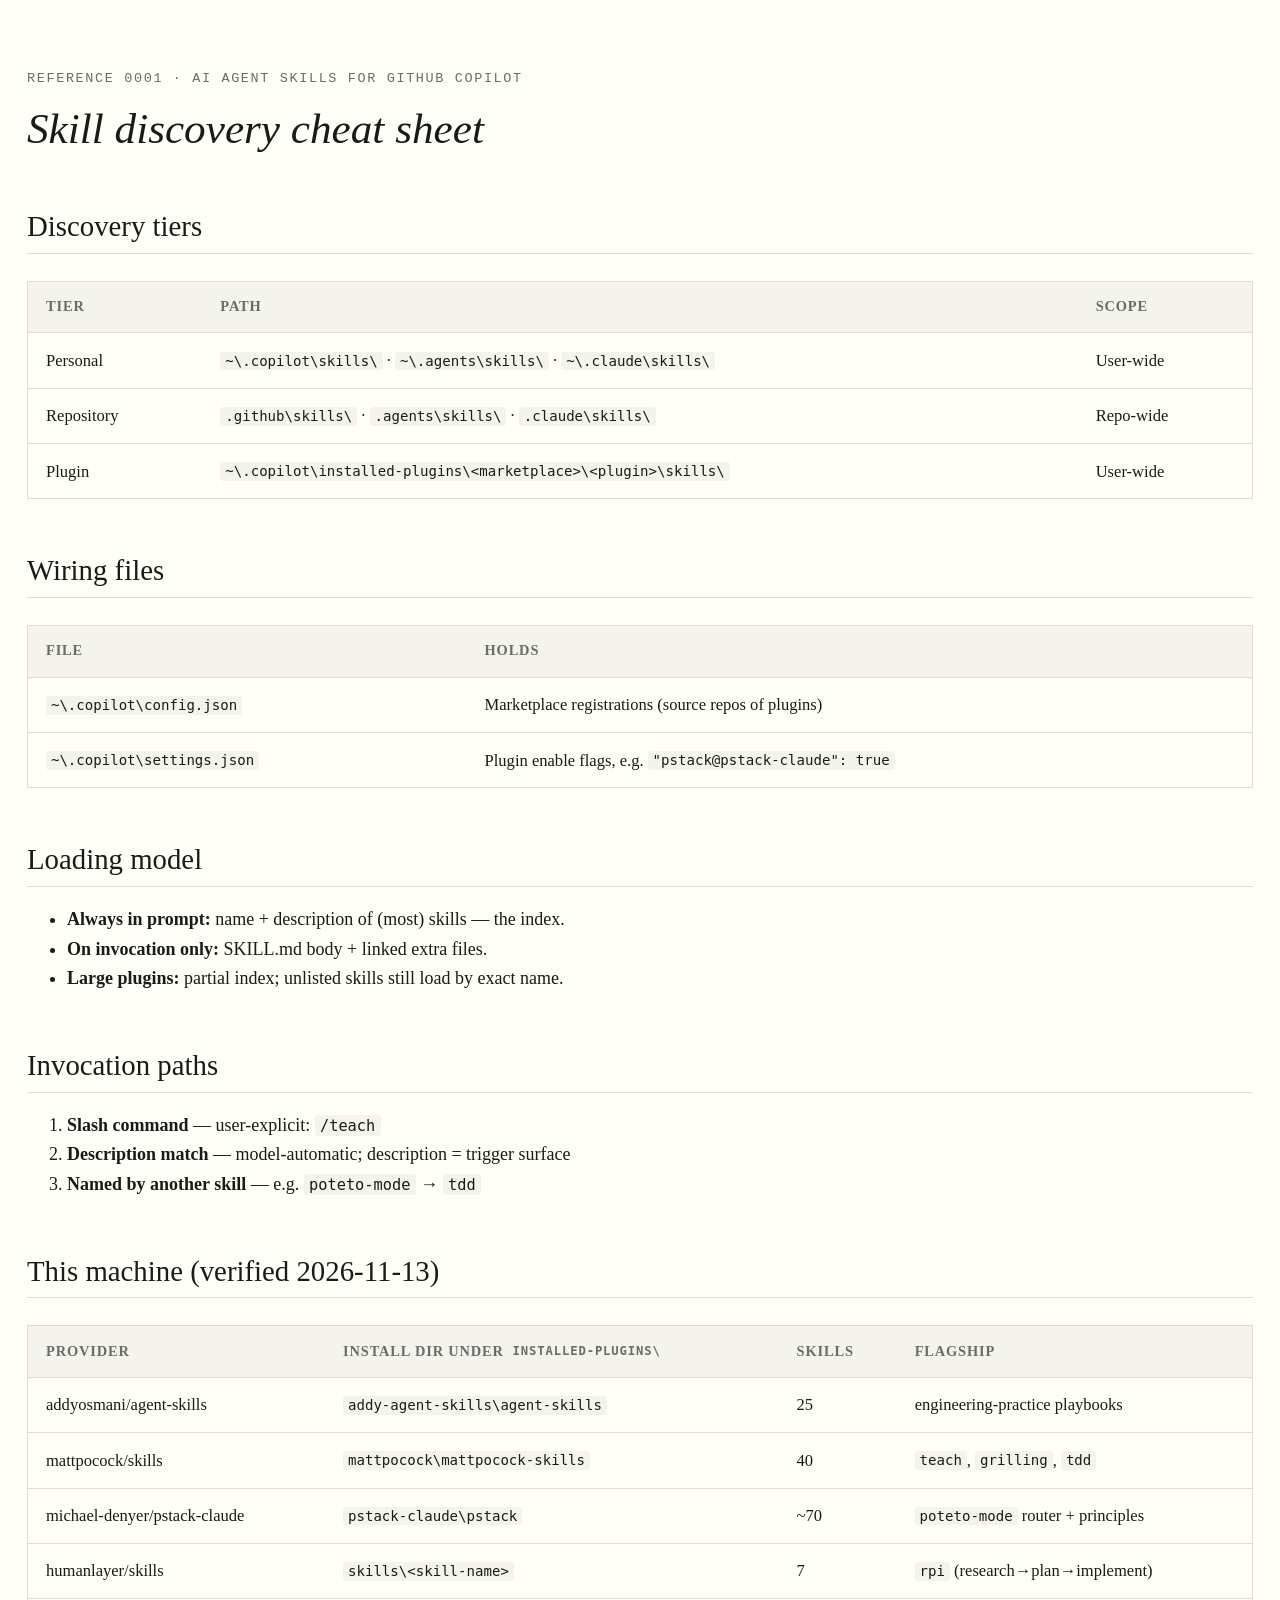
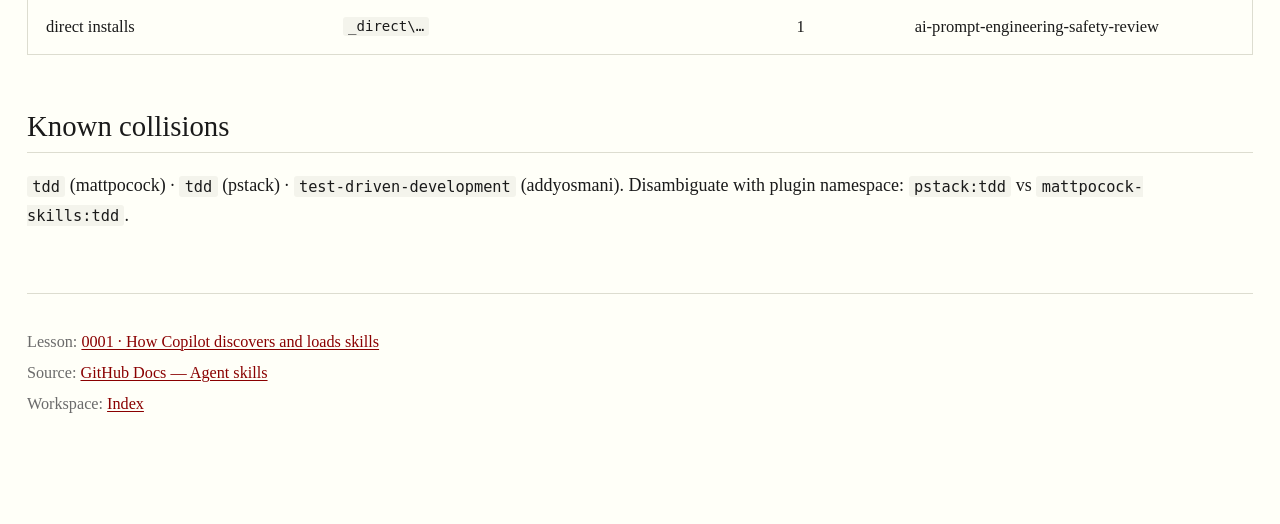
<file: reference/0001-skill-discovery-cheatsheet.html>
<!DOCTYPE html>
<html lang="en">
<head>
<meta charset="utf-8">
<meta name="viewport" content="width=device-width, initial-scale=1">
<title>Reference · Skill discovery cheat sheet</title>
<link rel="stylesheet" href="../assets/course.css">
</head>
<body>
<main>
  <p class="kicker">Reference 0001 · AI agent skills for GitHub Copilot</p>
  <h1>Skill discovery cheat sheet</h1>

  <h2>Discovery tiers</h2>
  <div class="table-scroll" role="region" aria-label="Discovery tiers" tabindex="0">
  <table>
    <tr><th>Tier</th><th>Path</th><th>Scope</th></tr>
    <tr><td>Personal</td><td><code>~\.copilot\skills\</code> · <code>~\.agents\skills\</code> · <code>~\.claude\skills\</code></td><td>User-wide</td></tr>
    <tr><td>Repository</td><td><code>.github\skills\</code> · <code>.agents\skills\</code> · <code>.claude\skills\</code></td><td>Repo-wide</td></tr>
    <tr><td>Plugin</td><td><code>~\.copilot\installed-plugins\&lt;marketplace&gt;\&lt;plugin&gt;\skills\</code></td><td>User-wide</td></tr>
  </table>
  </div>

  <h2>Wiring files</h2>
  <div class="table-scroll" role="region" aria-label="Wiring files" tabindex="0">
  <table>
    <tr><th>File</th><th>Holds</th></tr>
    <tr><td><code>~\.copilot\config.json</code></td><td>Marketplace registrations (source repos of plugins)</td></tr>
    <tr><td><code>~\.copilot\settings.json</code></td><td>Plugin enable flags, e.g. <code>"pstack@pstack-claude": true</code></td></tr>
  </table>
  </div>

  <h2>Loading model</h2>
  <ul>
    <li><strong>Always in prompt:</strong> name + description of (most) skills — the index.</li>
    <li><strong>On invocation only:</strong> SKILL.md body + linked extra files.</li>
    <li><strong>Large plugins:</strong> partial index; unlisted skills still load by exact name.</li>
  </ul>

  <h2>Invocation paths</h2>
  <ol>
    <li><strong>Slash command</strong> — user-explicit: <code>/teach</code></li>
    <li><strong>Description match</strong> — model-automatic; description = trigger surface</li>
    <li><strong>Named by another skill</strong> — e.g. <code>poteto-mode</code> → <code>tdd</code></li>
  </ol>

  <h2>This machine (verified 2026-11-13)</h2>
  <div class="table-scroll" role="region" aria-label="This machine (verified 2026-11-13)" tabindex="0">
  <table>
    <tr><th>Provider</th><th>Install dir under <code>installed-plugins\</code></th><th>Skills</th><th>Flagship</th></tr>
    <tr><td>addyosmani/agent-skills</td><td><code>addy-agent-skills\agent-skills</code></td><td>25</td><td>engineering-practice playbooks</td></tr>
    <tr><td>mattpocock/skills</td><td><code>mattpocock\mattpocock-skills</code></td><td>40</td><td><code>teach</code>, <code>grilling</code>, <code>tdd</code></td></tr>
    <tr><td>michael-denyer/pstack-claude</td><td><code>pstack-claude\pstack</code></td><td>~70</td><td><code>poteto-mode</code> router + principles</td></tr>
    <tr><td>humanlayer/skills</td><td><code>skills\&lt;skill-name&gt;</code></td><td>7</td><td><code>rpi</code> (research→plan→implement)</td></tr>
    <tr><td>direct installs</td><td><code>_direct\…</code></td><td>1</td><td>ai-prompt-engineering-safety-review</td></tr>
  </table>
  </div>

  <h2>Known collisions</h2>
  <p><code>tdd</code> (mattpocock) · <code>tdd</code> (pstack) ·
  <code>test-driven-development</code> (addyosmani). Disambiguate with plugin
  namespace: <code>pstack:tdd</code> vs <code>mattpocock-skills:tdd</code>.</p>

  <nav class="lesson-nav">
    <ul>
      <li>Lesson: <a href="../lessons/0001-skill-discovery-and-loading.html">0001 · How Copilot discovers and loads skills</a></li>
      <li>Source: <a href="https://docs.github.com/en/copilot/concepts/customizations/agent-skills">GitHub Docs — Agent skills</a></li>
      <li>Workspace: <a href="../index.html">Index</a></li>
    </ul>
  </nav>
</main>
</body>
</html>
</file>
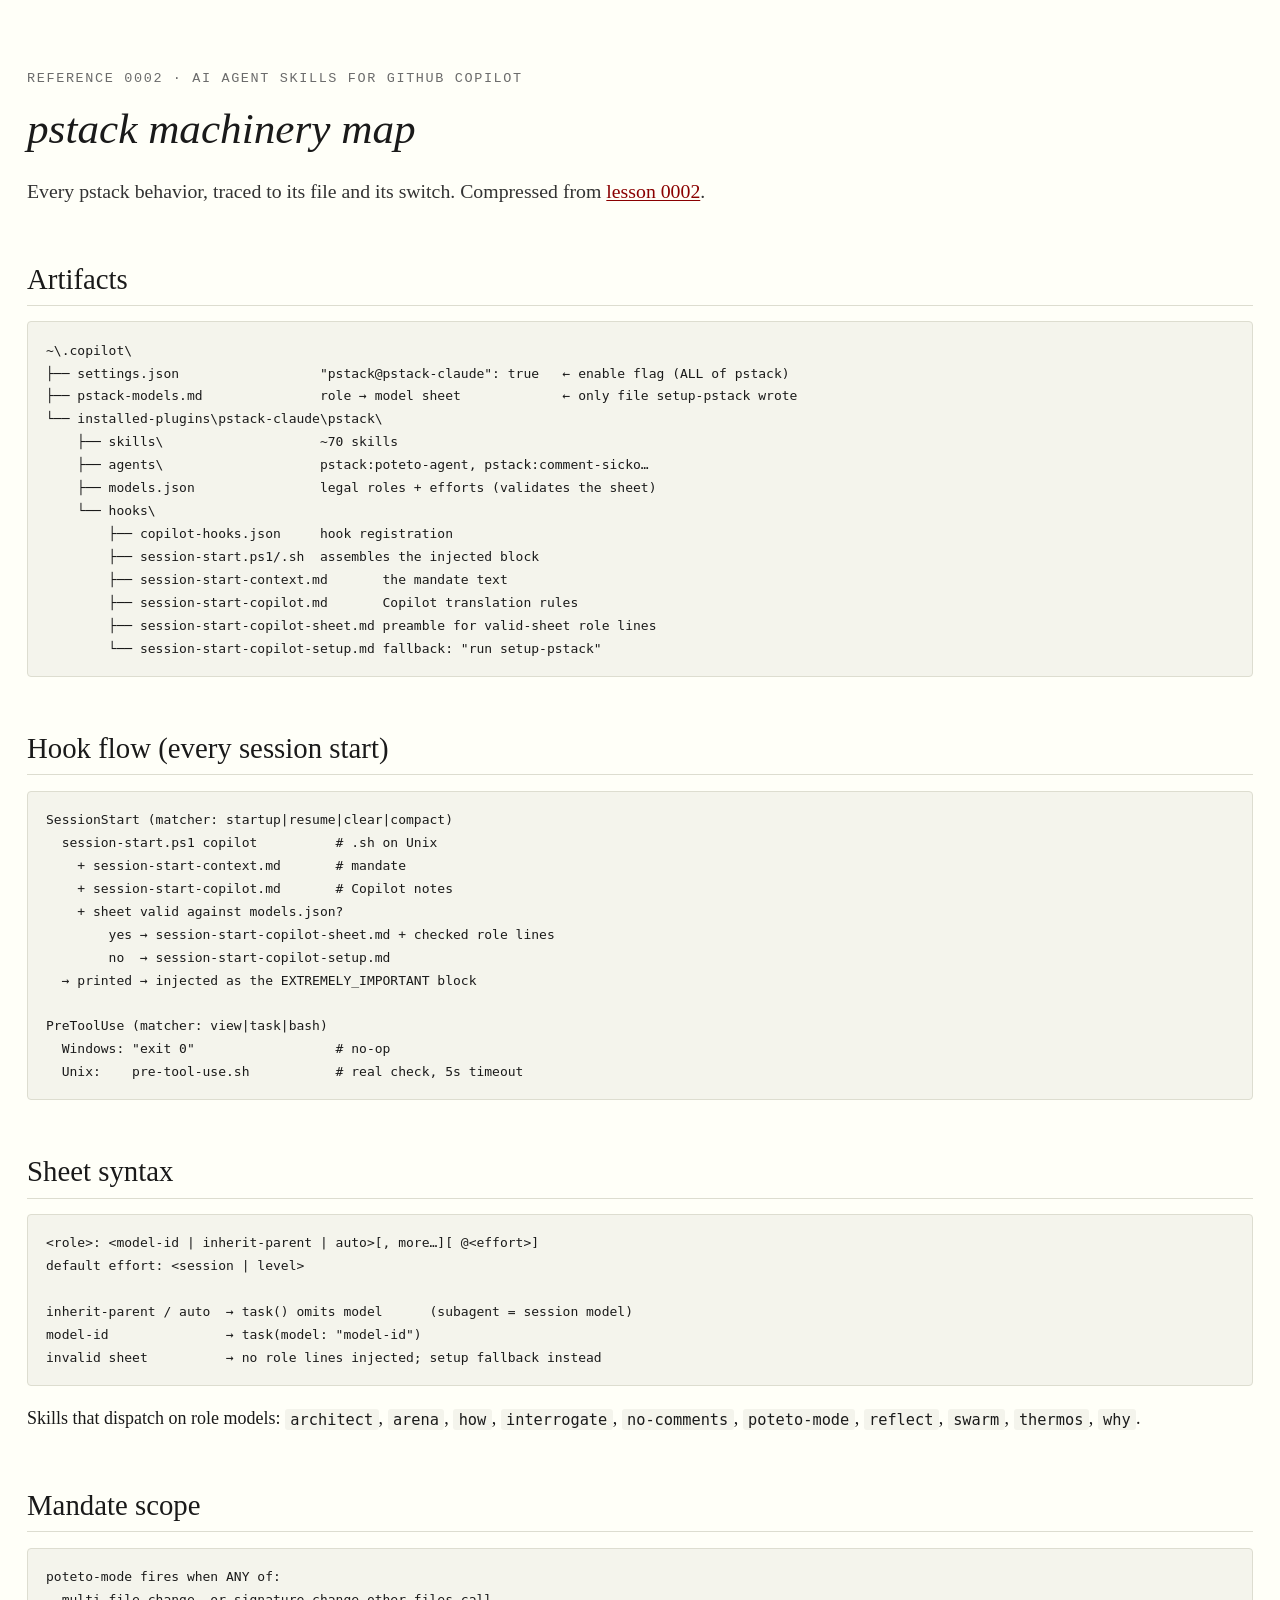
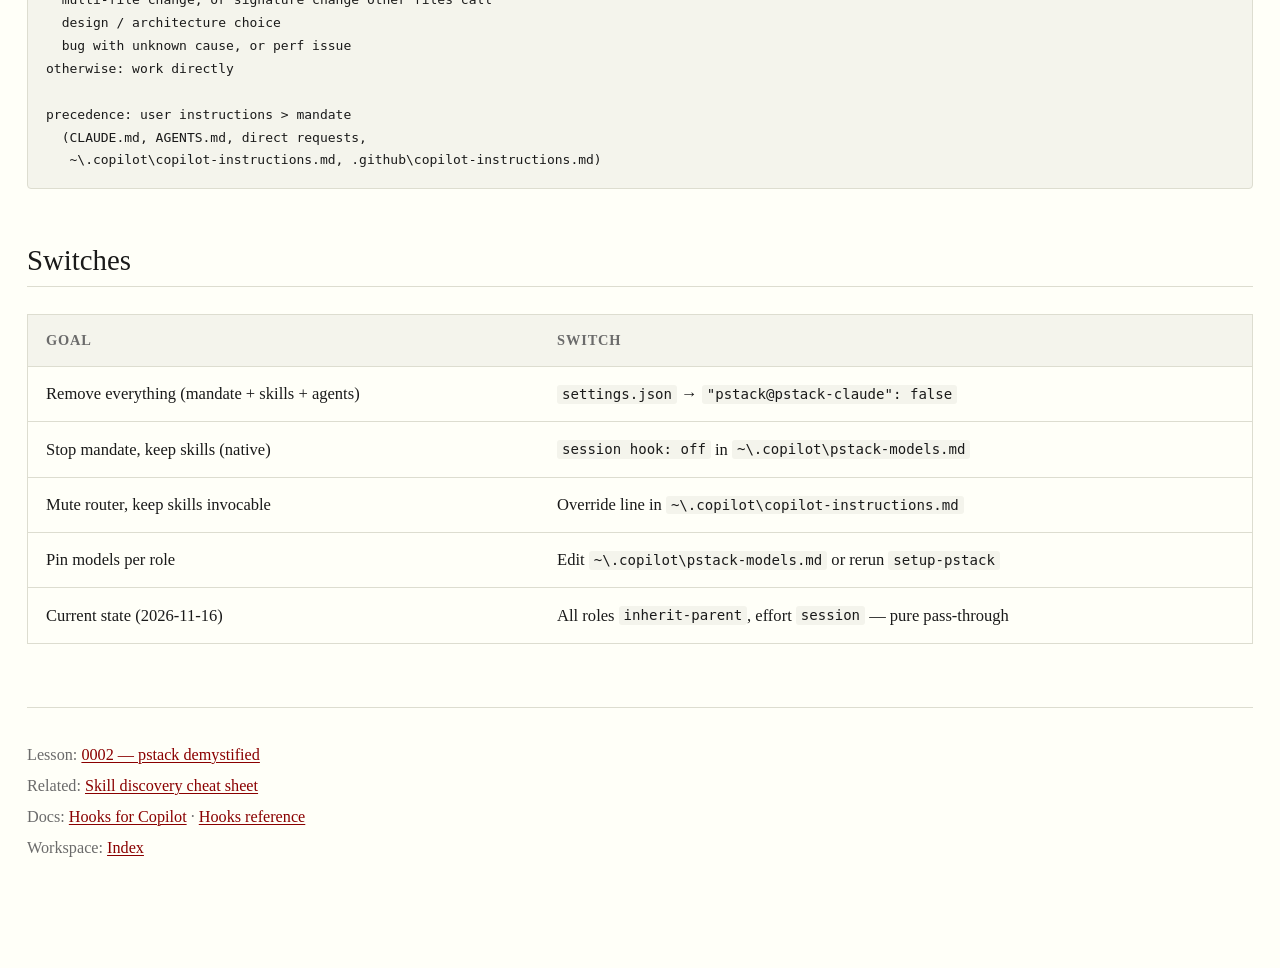
<file: reference/0002-pstack-machinery-map.html>
<!DOCTYPE html>
<html lang="en">
<head>
<meta charset="utf-8">
<meta name="viewport" content="width=device-width, initial-scale=1">
<title>Reference · pstack machinery map</title>
<link rel="stylesheet" href="../assets/course.css">
</head>
<body>
<main>
  <p class="kicker">Reference 0002 · AI agent skills for GitHub Copilot</p>
  <h1>pstack machinery map</h1>
  <p class="lede">Every pstack behavior, traced to its file and its switch.
  Compressed from <a href="../lessons/0002-pstack-demystified.html">lesson
  0002</a>.</p>

  <h2>Artifacts</h2>
  <pre><code>~\.copilot\
├── settings.json                  "pstack@pstack-claude": true   ← enable flag (ALL of pstack)
├── pstack-models.md               role → model sheet             ← only file setup-pstack wrote
└── installed-plugins\pstack-claude\pstack\
    ├── skills\                    ~70 skills
    ├── agents\                    pstack:poteto-agent, pstack:comment-sicko…
    ├── models.json                legal roles + efforts (validates the sheet)
    └── hooks\
        ├── copilot-hooks.json     hook registration
        ├── session-start.ps1/.sh  assembles the injected block
        ├── session-start-context.md       the mandate text
        ├── session-start-copilot.md       Copilot translation rules
        ├── session-start-copilot-sheet.md preamble for valid-sheet role lines
        └── session-start-copilot-setup.md fallback: "run setup-pstack"</code></pre>

  <h2>Hook flow (every session start)</h2>
  <pre><code>SessionStart (matcher: startup|resume|clear|compact)
  session-start.ps1 copilot          # .sh on Unix
    + session-start-context.md       # mandate
    + session-start-copilot.md       # Copilot notes
    + sheet valid against models.json?
        yes → session-start-copilot-sheet.md + checked role lines
        no  → session-start-copilot-setup.md
  → printed → injected as the EXTREMELY_IMPORTANT block

PreToolUse (matcher: view|task|bash)
  Windows: "exit 0"                  # no-op
  Unix:    pre-tool-use.sh           # real check, 5s timeout</code></pre>

  <h2>Sheet syntax</h2>
  <pre><code>&lt;role&gt;: &lt;model-id | inherit-parent | auto&gt;[, more…][ @&lt;effort&gt;]
default effort: &lt;session | level&gt;

inherit-parent / auto  → task() omits model      (subagent = session model)
model-id               → task(model: "model-id")
invalid sheet          → no role lines injected; setup fallback instead</code></pre>
  <p>Skills that dispatch on role models: <code>architect</code>,
  <code>arena</code>, <code>how</code>, <code>interrogate</code>,
  <code>no-comments</code>, <code>poteto-mode</code>, <code>reflect</code>,
  <code>swarm</code>, <code>thermos</code>, <code>why</code>.</p>

  <h2>Mandate scope</h2>
  <pre><code>poteto-mode fires when ANY of:
  multi-file change, or signature change other files call
  design / architecture choice
  bug with unknown cause, or perf issue
otherwise: work directly

precedence: user instructions &gt; mandate
  (CLAUDE.md, AGENTS.md, direct requests,
   ~\.copilot\copilot-instructions.md, .github\copilot-instructions.md)</code></pre>

  <h2>Switches</h2>
  <div class="table-scroll" role="region" aria-label="Switches" tabindex="0">
  <table>
    <tr><th>Goal</th><th>Switch</th></tr>
    <tr><td>Remove everything (mandate + skills + agents)</td>
        <td><code>settings.json</code> → <code>"pstack@pstack-claude": false</code></td></tr>
    <tr><td>Stop mandate, keep skills (native)</td>
        <td><code>session hook: off</code> in <code>~\.copilot\pstack-models.md</code></td></tr>
    <tr><td>Mute router, keep skills invocable</td>
        <td>Override line in <code>~\.copilot\copilot-instructions.md</code></td></tr>
    <tr><td>Pin models per role</td>
        <td>Edit <code>~\.copilot\pstack-models.md</code> or rerun <code>setup-pstack</code></td></tr>
    <tr><td>Current state (2026-11-16)</td>
        <td>All roles <code>inherit-parent</code>, effort <code>session</code> — pure pass-through</td></tr>
  </table>
  </div>

  <nav class="lesson-nav">
    <ul>
      <li>Lesson: <a href="../lessons/0002-pstack-demystified.html">0002 — pstack demystified</a></li>
      <li>Related: <a href="0001-skill-discovery-cheatsheet.html">Skill discovery cheat sheet</a></li>
      <li>Docs: <a href="https://docs.github.com/en/copilot/concepts/customizations/hooks">Hooks for Copilot</a> · <a href="https://docs.github.com/en/copilot/reference/hooks-reference">Hooks reference</a></li>
      <li>Workspace: <a href="../index.html">Index</a></li>
    </ul>
  </nav>
</main>
</body>
</html>
</file>
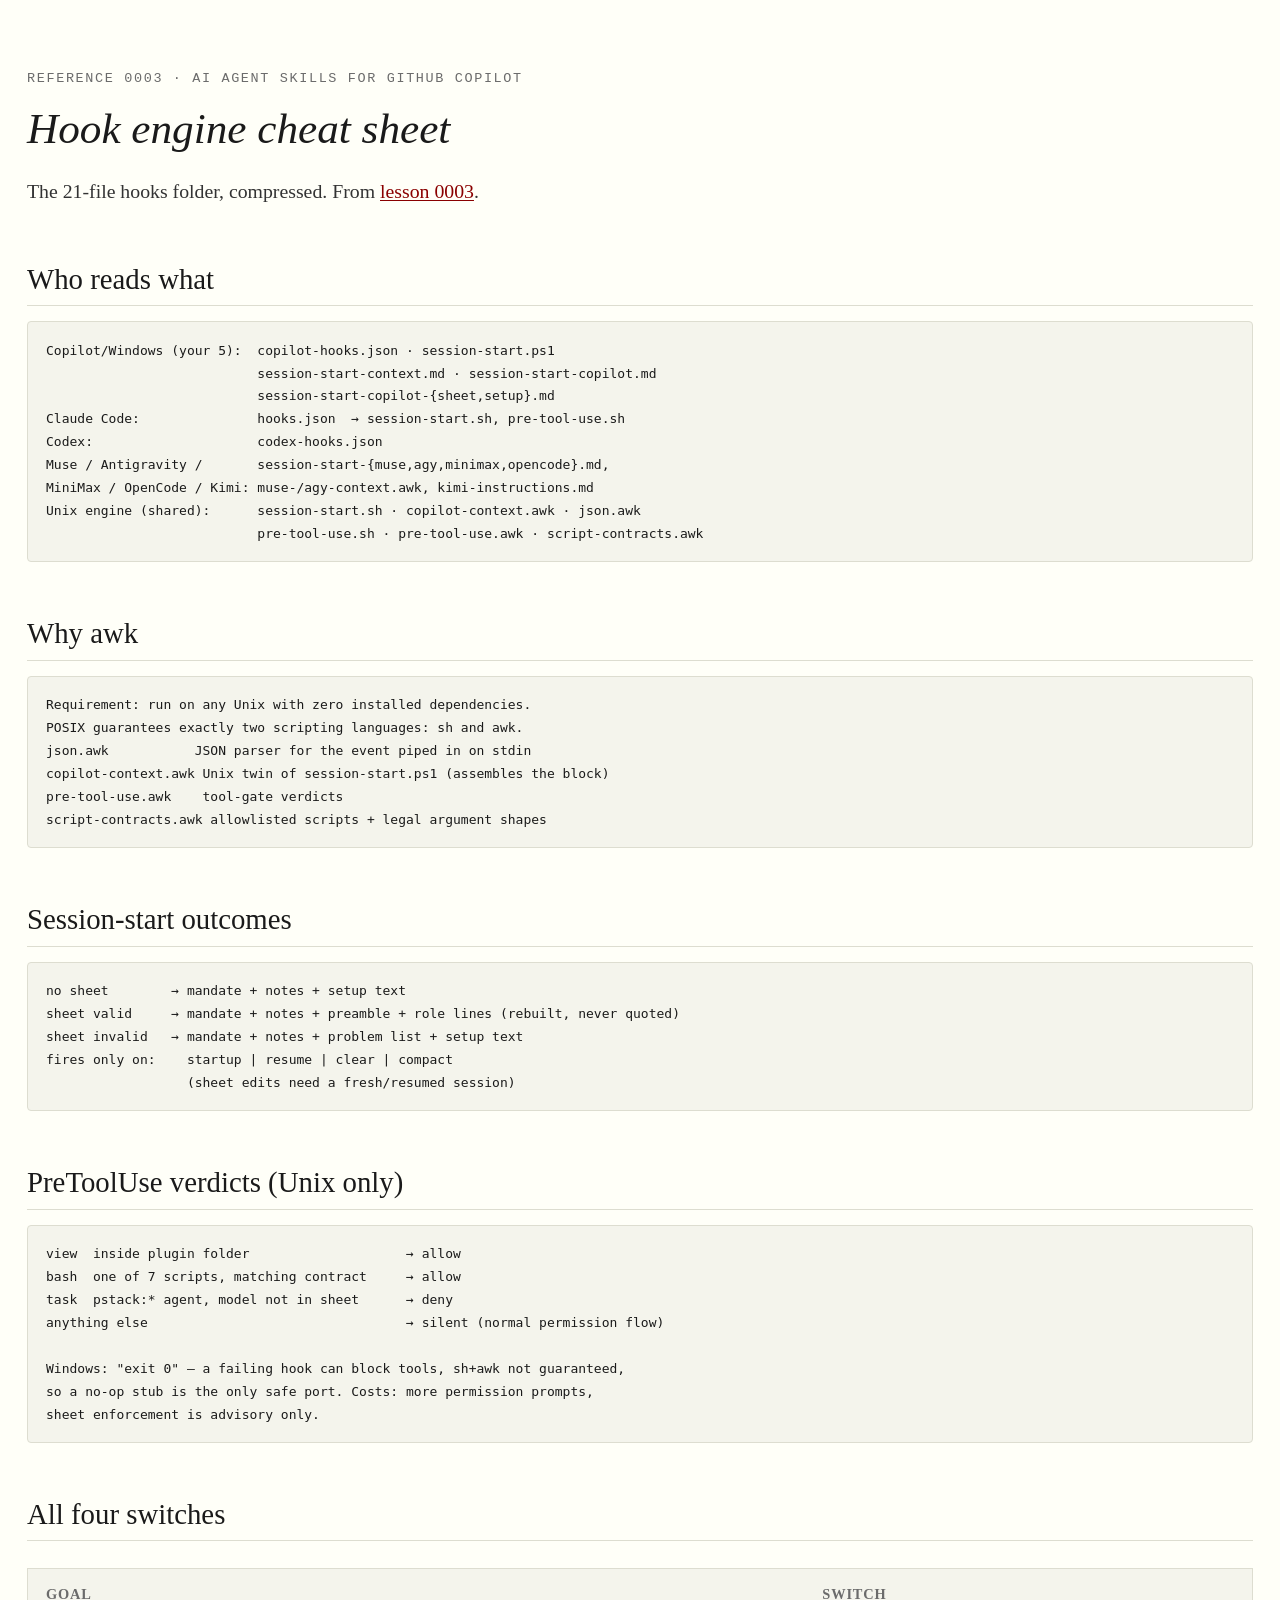
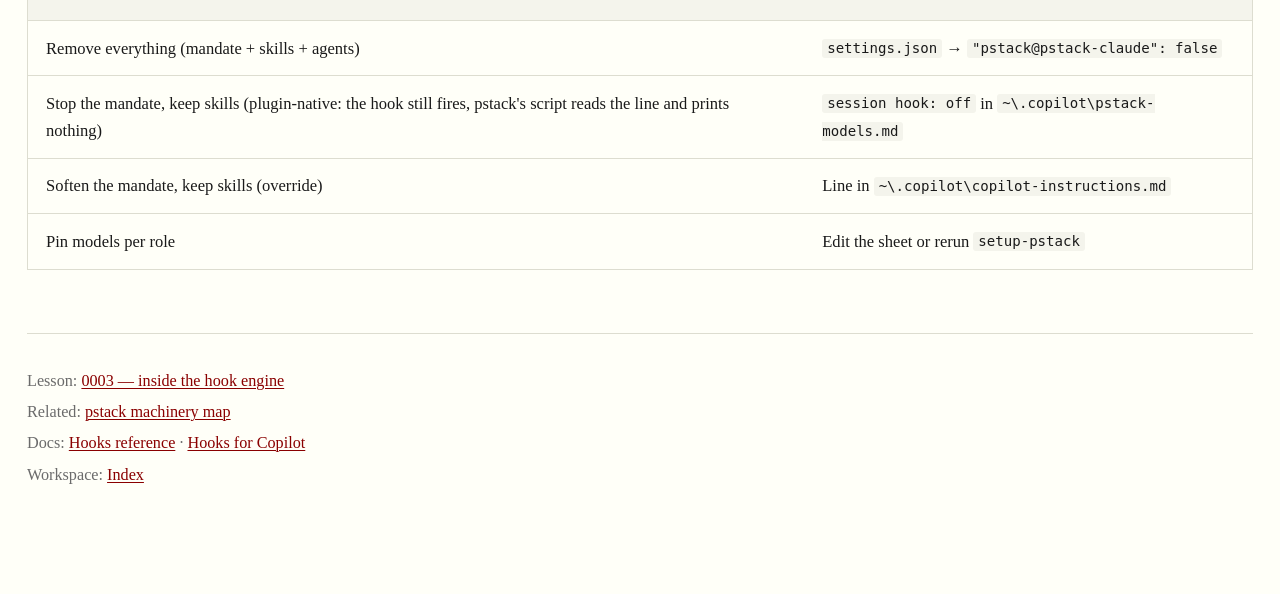
<file: reference/0003-hook-engine-cheatsheet.html>
<!DOCTYPE html>
<html lang="en">
<head>
<meta charset="utf-8">
<meta name="viewport" content="width=device-width, initial-scale=1">
<title>Reference · Hook engine cheat sheet</title>
<link rel="stylesheet" href="../assets/course.css">
</head>
<body>
<main>
  <p class="kicker">Reference 0003 · AI agent skills for GitHub Copilot</p>
  <h1>Hook engine cheat sheet</h1>
  <p class="lede">The 21-file hooks folder, compressed. From
  <a href="../lessons/0003-inside-the-hook-engine.html">lesson 0003</a>.</p>

  <h2>Who reads what</h2>
  <pre><code>Copilot/Windows (your 5):  copilot-hooks.json · session-start.ps1
                           session-start-context.md · session-start-copilot.md
                           session-start-copilot-{sheet,setup}.md
Claude Code:               hooks.json  → session-start.sh, pre-tool-use.sh
Codex:                     codex-hooks.json
Muse / Antigravity /       session-start-{muse,agy,minimax,opencode}.md,
MiniMax / OpenCode / Kimi: muse-/agy-context.awk, kimi-instructions.md
Unix engine (shared):      session-start.sh · copilot-context.awk · json.awk
                           pre-tool-use.sh · pre-tool-use.awk · script-contracts.awk</code></pre>

  <h2>Why awk</h2>
  <pre><code>Requirement: run on any Unix with zero installed dependencies.
POSIX guarantees exactly two scripting languages: sh and awk.
json.awk           JSON parser for the event piped in on stdin
copilot-context.awk Unix twin of session-start.ps1 (assembles the block)
pre-tool-use.awk    tool-gate verdicts
script-contracts.awk allowlisted scripts + legal argument shapes</code></pre>

  <h2>Session-start outcomes</h2>
  <pre><code>no sheet        → mandate + notes + setup text
sheet valid     → mandate + notes + preamble + role lines (rebuilt, never quoted)
sheet invalid   → mandate + notes + problem list + setup text
fires only on:    startup | resume | clear | compact
                  (sheet edits need a fresh/resumed session)</code></pre>

  <h2>PreToolUse verdicts (Unix only)</h2>
  <pre><code>view  inside plugin folder                    → allow
bash  one of 7 scripts, matching contract     → allow
task  pstack:* agent, model not in sheet      → deny
anything else                                 → silent (normal permission flow)

Windows: "exit 0" — a failing hook can block tools, sh+awk not guaranteed,
so a no-op stub is the only safe port. Costs: more permission prompts,
sheet enforcement is advisory only.</code></pre>

  <h2>All four switches</h2>
  <div class="table-scroll" role="region" aria-label="All four switches" tabindex="0">
  <table>
    <tr><th>Goal</th><th>Switch</th></tr>
    <tr><td>Remove everything (mandate + skills + agents)</td>
        <td><code>settings.json</code> → <code>"pstack@pstack-claude": false</code></td></tr>
    <tr><td>Stop the mandate, keep skills (plugin-native: the hook still
        fires, pstack's script reads the line and prints nothing)</td>
        <td><code>session hook: off</code> in <code>~\.copilot\pstack-models.md</code></td></tr>
    <tr><td>Soften the mandate, keep skills (override)</td>
        <td>Line in <code>~\.copilot\copilot-instructions.md</code></td></tr>
    <tr><td>Pin models per role</td>
        <td>Edit the sheet or rerun <code>setup-pstack</code></td></tr>
  </table>
  </div>

  <nav class="lesson-nav">
    <ul>
      <li>Lesson: <a href="../lessons/0003-inside-the-hook-engine.html">0003 — inside the hook engine</a></li>
      <li>Related: <a href="0002-pstack-machinery-map.html">pstack machinery map</a></li>
      <li>Docs: <a href="https://docs.github.com/en/copilot/reference/hooks-reference">Hooks reference</a> · <a href="https://docs.github.com/en/copilot/concepts/customizations/hooks">Hooks for Copilot</a></li>
      <li>Workspace: <a href="../index.html">Index</a></li>
    </ul>
  </nav>
</main>
</body>
</html>
</file>
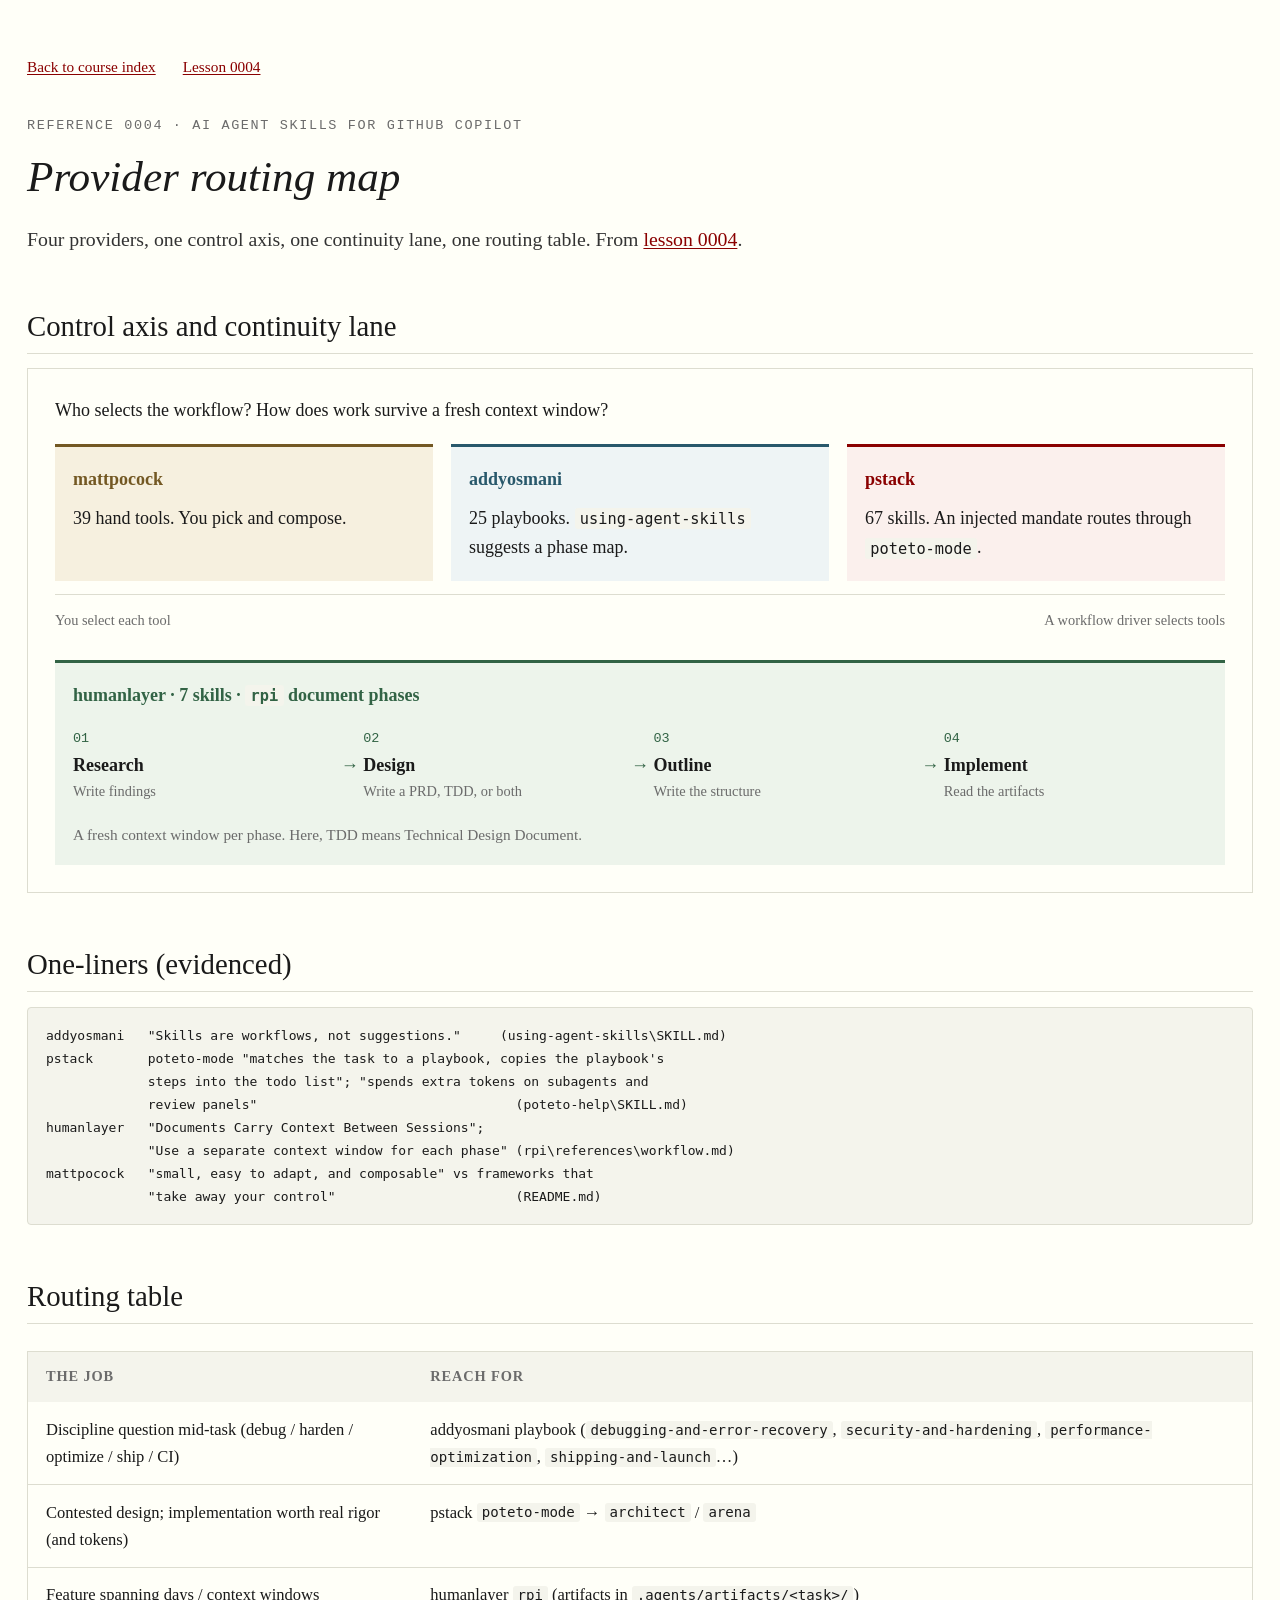
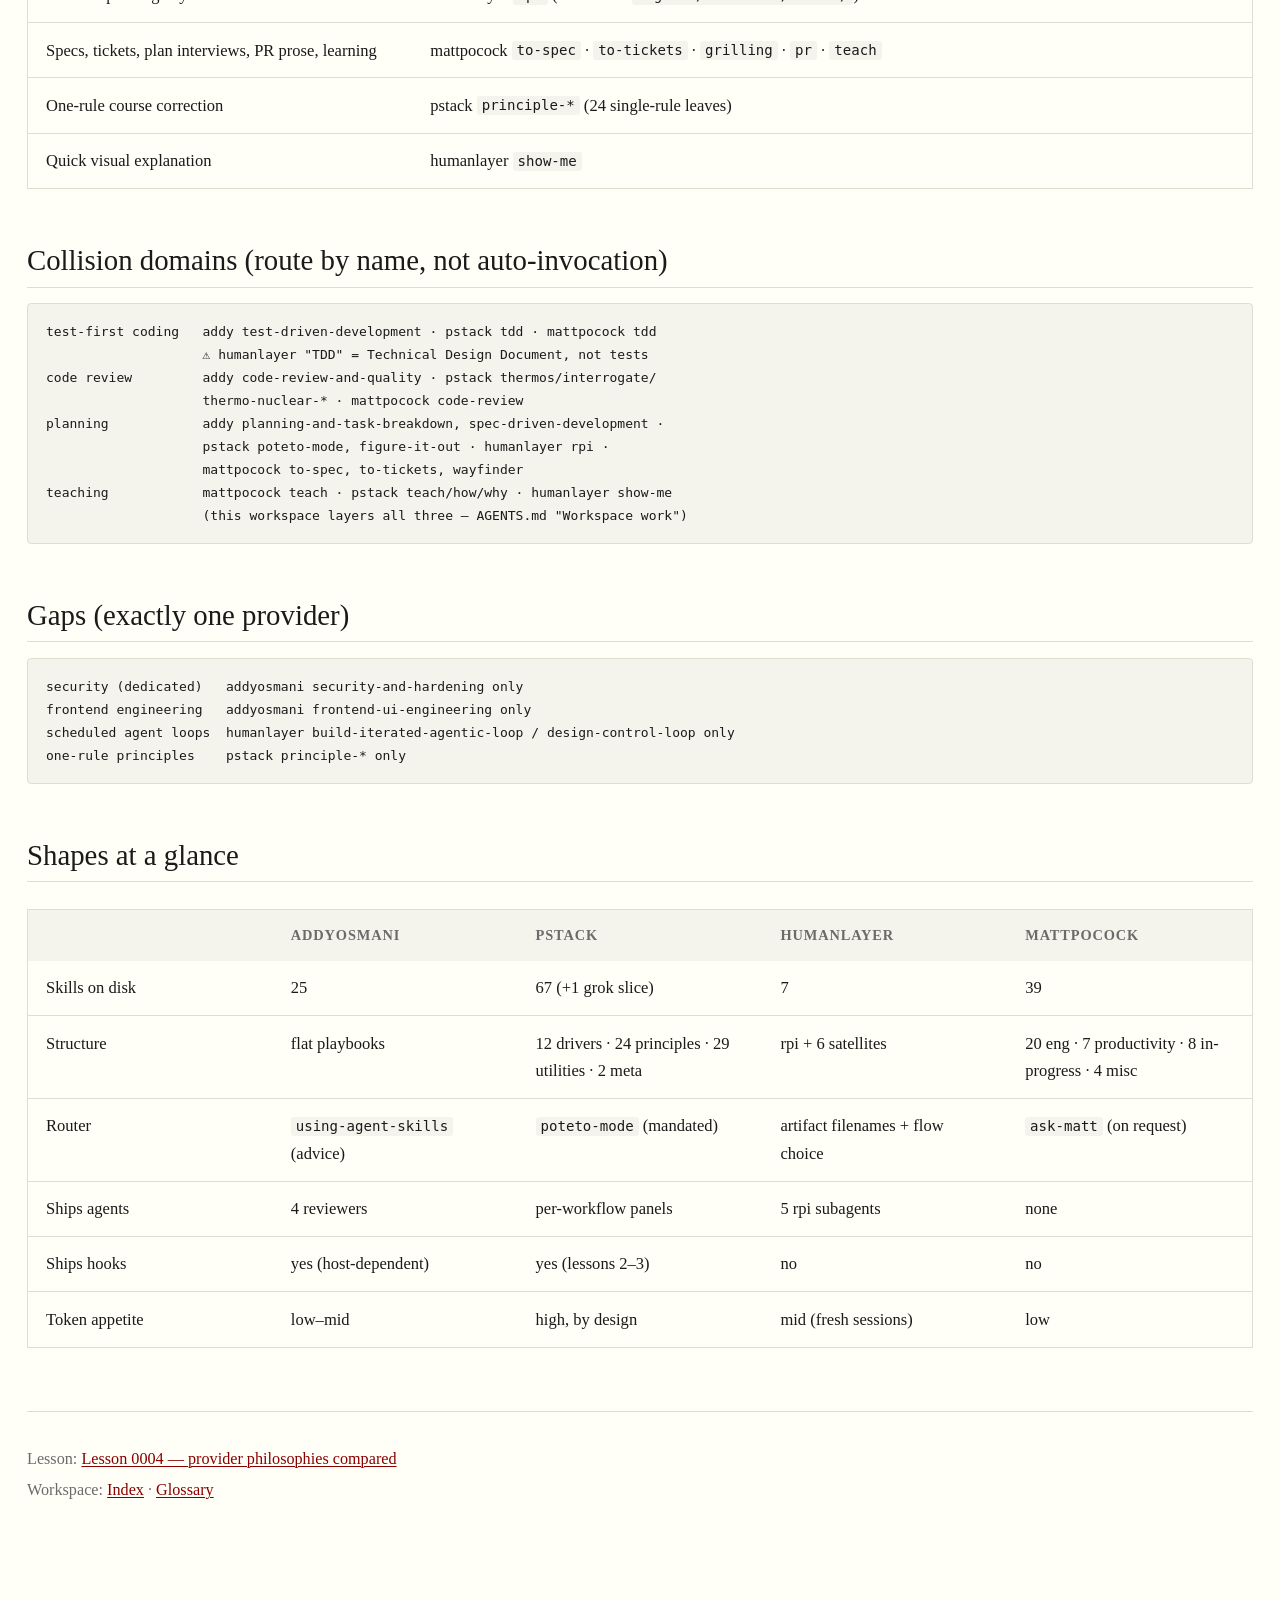
<file: reference/0004-provider-routing-map.html>
<!DOCTYPE html>
<html lang="en">
<head>
<meta charset="utf-8">
<meta name="viewport" content="width=device-width, initial-scale=1">
<title>Reference · Provider routing map</title>
<link rel="stylesheet" href="../assets/course.css">
</head>
<body>
<main>
  <nav class="page-nav" aria-label="Course">
    <a href="../index.html">Back to course index</a>
    <a href="../lessons/0004-provider-philosophies-compared.html">Lesson 0004</a>
  </nav>
  <p class="kicker">Reference 0004 · AI agent skills for GitHub Copilot</p>
  <h1>Provider routing map</h1>
  <p class="lede">Four providers, one control axis, one continuity lane, one
  routing table. From
  <a href="../lessons/0004-provider-philosophies-compared.html">lesson 0004</a>.</p>

  <h2 id="axis">Control axis and continuity lane</h2>
  <figure class="visual">
    <figcaption>Who selects the workflow? How does work survive a fresh context window?</figcaption>
    <ul class="control-axis">
      <li class="provider-mattpocock">
        <strong class="provider-name">mattpocock</strong>
        <p>39 hand tools. You pick and compose.</p>
      </li>
      <li class="provider-addyosmani">
        <strong class="provider-name">addyosmani</strong>
        <p>25 playbooks. <code>using-agent-skills</code> suggests a phase map.</p>
      </li>
      <li class="provider-pstack">
        <strong class="provider-name">pstack</strong>
        <p>67 skills. An injected mandate routes through <code>poteto-mode</code>.</p>
      </li>
    </ul>
    <div class="axis-scale"><span>You select each tool</span><span>A workflow driver selects tools</span></div>
    <div class="document-lane provider-humanlayer">
      <strong class="provider-name">humanlayer · 7 skills · <code>rpi</code> document phases</strong>
      <ol class="flow-steps">
        <li><strong>Research</strong><small>Write findings</small></li>
        <li><strong>Design</strong><small>Write a PRD, TDD, or both</small></li>
        <li><strong>Outline</strong><small>Write the structure</small></li>
        <li><strong>Implement</strong><small>Read the artifacts</small></li>
      </ol>
      <p class="figure-note">A fresh context window per phase. Here, TDD means
      Technical Design Document.</p>
    </div>
  </figure>

  <h2>One-liners (evidenced)</h2>
  <pre><code>addyosmani   "Skills are workflows, not suggestions."     (using-agent-skills\SKILL.md)
pstack       poteto-mode "matches the task to a playbook, copies the playbook's
             steps into the todo list"; "spends extra tokens on subagents and
             review panels"                                 (poteto-help\SKILL.md)
humanlayer   "Documents Carry Context Between Sessions";
             "Use a separate context window for each phase" (rpi\references\workflow.md)
mattpocock   "small, easy to adapt, and composable" vs frameworks that
             "take away your control"                       (README.md)</code></pre>

  <h2 id="routing">Routing table</h2>
  <div class="table-scroll" role="region" aria-label="Routing table" tabindex="0">
  <table>
    <thead><tr><th scope="col">The job</th><th scope="col">Reach for</th></tr></thead>
    <tbody>
    <tr><td>Discipline question mid-task (debug / harden / optimize / ship / CI)</td>
        <td>addyosmani playbook (<code>debugging-and-error-recovery</code>,
        <code>security-and-hardening</code>, <code>performance-optimization</code>,
        <code>shipping-and-launch</code>…)</td></tr>
    <tr><td>Contested design; implementation worth real rigor (and tokens)</td>
        <td>pstack <code>poteto-mode</code> → <code>architect</code> / <code>arena</code></td></tr>
    <tr><td>Feature spanning days / context windows</td>
        <td>humanlayer <code>rpi</code> (artifacts in <code>.agents/artifacts/&lt;task&gt;/</code>)</td></tr>
    <tr><td>Specs, tickets, plan interviews, PR prose, learning</td>
        <td>mattpocock <code>to-spec</code> · <code>to-tickets</code> ·
        <code>grilling</code> · <code>pr</code> · <code>teach</code></td></tr>
    <tr><td>One-rule course correction</td>
        <td>pstack <code>principle-*</code> (24 single-rule leaves)</td></tr>
    <tr><td>Quick visual explanation</td>
        <td>humanlayer <code>show-me</code></td></tr>
    </tbody>
  </table>
  </div>

  <h2>Collision domains (route by name, not auto-invocation)</h2>
  <pre><code>test-first coding   addy test-driven-development · pstack tdd · mattpocock tdd
                    ⚠ humanlayer "TDD" = Technical Design Document, not tests
code review         addy code-review-and-quality · pstack thermos/interrogate/
                    thermo-nuclear-* · mattpocock code-review
planning            addy planning-and-task-breakdown, spec-driven-development ·
                    pstack poteto-mode, figure-it-out · humanlayer rpi ·
                    mattpocock to-spec, to-tickets, wayfinder
teaching            mattpocock teach · pstack teach/how/why · humanlayer show-me
                    (this workspace layers all three — AGENTS.md "Workspace work")</code></pre>

  <h2>Gaps (exactly one provider)</h2>
  <pre><code>security (dedicated)   addyosmani security-and-hardening only
frontend engineering   addyosmani frontend-ui-engineering only
scheduled agent loops  humanlayer build-iterated-agentic-loop / design-control-loop only
one-rule principles    pstack principle-* only</code></pre>

  <h2>Shapes at a glance</h2>
  <div class="table-scroll" role="region" aria-label="Shapes at a glance" tabindex="0">
  <table class="comparison-table">
    <thead><tr><th scope="col"><span class="visually-hidden">Attribute</span></th><th scope="col">addyosmani</th><th scope="col">pstack</th><th scope="col">humanlayer</th><th scope="col">mattpocock</th></tr></thead>
    <tbody>
    <tr><td>Skills on disk</td><td>25</td><td>67 (+1 grok slice)</td><td>7</td><td>39</td></tr>
    <tr><td>Structure</td><td>flat playbooks</td>
        <td>12 drivers · 24 principles · 29 utilities · 2 meta</td>
        <td>rpi + 6 satellites</td>
        <td>20 eng · 7 productivity · 8 in-progress · 4 misc</td></tr>
    <tr><td>Router</td><td><code>using-agent-skills</code> (advice)</td>
        <td><code>poteto-mode</code> (mandated)</td>
        <td>artifact filenames + flow choice</td>
        <td><code>ask-matt</code> (on request)</td></tr>
    <tr><td>Ships agents</td><td>4 reviewers</td><td>per-workflow panels</td>
        <td>5 rpi subagents</td><td>none</td></tr>
    <tr><td>Ships hooks</td><td>yes (host-dependent)</td><td>yes (lessons 2–3)</td>
        <td>no</td><td>no</td></tr>
    <tr><td>Token appetite</td><td>low–mid</td><td>high, by design</td>
        <td>mid (fresh sessions)</td><td>low</td></tr>
    </tbody>
  </table>
  </div>

  <nav class="lesson-nav">
    <ul>
      <li>Lesson: <a href="../lessons/0004-provider-philosophies-compared.html">Lesson 0004 — provider philosophies compared</a></li>
      <li>Workspace: <a href="../index.html">Index</a> · <a href="../GLOSSARY.md">Glossary</a></li>
    </ul>
  </nav>
</main>
</body>
</html>
</file>
<file: assets/course.css>
/* course.css — shared stylesheet for all lessons and reference docs.
   Tufte-inspired: generous whitespace, readable measure, print-friendly. */

:root {
  --ink: #1a1a1a;
  --paper: #fffff8;
  --muted: #6b6b6b;
  --accent: #8a0000;
  --rule: #ddddd0;
  --code-bg: #f4f4ec;
  --ok: #1a6b2a;
  --bad: #a01818;
  --ok-bg: #e9f5ec;
  --bad-bg: #f9e9e9;
  --reading-width: 62rem;
}

* { box-sizing: border-box; }

html { font-size: 18px; }

body {
  font-family: Palatino, "Palatino Linotype", Georgia, serif;
  color: var(--ink);
  background: var(--paper);
  margin: 0;
  padding: 3rem 1.5rem 5rem;
  line-height: 1.65;
}

main {
  max-width: 96rem;
  margin: 0 auto;
}

main > p, main > ul, main > ol,
main > .win, main > .source, main > .teacher {
  max-width: var(--reading-width);
}

main > *, .lesson-step > *, .comparison-grid > * { min-width: 0; }

h1, h2, h3 {
  font-weight: 400;
  line-height: 1.2;
  margin: 2.2rem 0 0.8rem;
}

h1 { font-size: 2.4rem; font-style: italic; margin-top: 0; }
h2 { font-size: 1.6rem; border-bottom: 1px solid var(--rule); padding-bottom: 0.5rem; margin-top: 3rem; }
h3 { font-size: 1.15rem; font-style: italic; }

h2[id], h3[id] { scroll-margin-top: 1.5rem; }

.kicker {
  text-transform: uppercase;
  letter-spacing: 0.12em;
  font-size: 0.75rem;
  color: var(--muted);
  font-family: Consolas, Menlo, monospace;
}

.lede { font-size: 1.1rem; color: #333; }

a { color: var(--accent); text-decoration-thickness: 1px; text-underline-offset: 2px; }
a:hover { text-decoration-thickness: 2px; }

:focus-visible { outline: 2px solid var(--accent); outline-offset: 4px; }

p, li, dd, th, td, h1, h2, h3, legend, button { overflow-wrap: anywhere; }

code, pre {
  font-family: Consolas, Menlo, "DejaVu Sans Mono", monospace;
  font-size: 0.85em;
}

code {
  background: var(--code-bg);
  padding: 0.1em 0.35em;
  border-radius: 3px;
}

pre {
  background: var(--code-bg);
  border: 1px solid var(--rule);
  border-radius: 4px;
  padding: 0.9rem 1rem;
  overflow-x: auto;
  line-height: 1.5;
}

pre code { background: none; padding: 0; overflow-wrap: normal; }

pre { max-width: 100%; }

table {
  border-collapse: collapse;
  width: 100%;
  margin: 1.2rem 0;
  font-size: 0.92rem;
}

th, td {
  text-align: left;
  padding: 0.45rem 0.7rem;
  border-bottom: 1px solid var(--rule);
  vertical-align: top;
}

th {
  font-weight: 600;
  font-size: 0.8rem;
  text-transform: uppercase;
  letter-spacing: 0.06em;
  color: var(--muted);
}

.table-scroll {
  max-width: 100%;
  overflow-x: auto;
  margin: 1.5rem 0;
  border: 1px solid var(--rule);
}

.table-scroll table { min-width: 38rem; margin: 0; }
.table-scroll .comparison-table { min-width: 64rem; table-layout: fixed; }
.table-scroll th { background: var(--code-bg); }
.table-scroll th[scope="row"] {
  font: inherit;
  font-weight: 600;
  color: var(--ink);
  text-transform: none;
  letter-spacing: normal;
}
.table-scroll tr:last-child > * { border-bottom: 0; }
.table-scroll th, .table-scroll td { padding: 0.75rem 1rem; }
caption { text-align: left; padding: 0.75rem 1rem; color: var(--muted); }

.table-hint, .figure-note { color: var(--muted); font-size: 0.85rem; }

.visually-hidden {
  position: absolute;
  width: 1px;
  height: 1px;
  overflow: hidden;
  clip-path: inset(50%);
  white-space: nowrap;
}

.page-nav {
  display: flex;
  flex-wrap: wrap;
  gap: 0.5rem 1.5rem;
  margin-bottom: 2rem;
  font-size: 0.85rem;
}

.section-nav {
  display: flex;
  flex-wrap: wrap;
  gap: 0.5rem 1.5rem;
  padding: 1rem 0;
  margin: 1.5rem 0;
  border-block: 1px solid var(--rule);
}

.lesson-step {
  display: grid;
  grid-template-columns: minmax(16rem, 1fr) minmax(0, 2.5fr);
  gap: 2rem;
  align-items: start;
  margin: 2rem 0;
}

.lesson-step h3 { margin-top: 0; }
.step-number, .figure-label {
  display: block;
  color: var(--accent);
  font-family: Consolas, Menlo, monospace;
  font-size: 0.75rem;
  letter-spacing: 0.06em;
  text-transform: uppercase;
  margin-bottom: 0.5rem;
}

.visual {
  margin: 0;
  padding: 1.5rem;
  border: 1px solid var(--rule);
}

.visual figcaption { margin-bottom: 1rem; }
.visual p { margin: 0.5rem 0 0; }

.provider-mattpocock { --provider-ink: #735823; --provider-wash: #f6f0df; }
.provider-addyosmani { --provider-ink: #28586b; --provider-wash: #eef4f5; }
.provider-pstack { --provider-ink: #8a0000; --provider-wash: #fbf0ed; }
.provider-humanlayer { --provider-ink: #326345; --provider-wash: #edf4eb; }

.provider-name { color: var(--provider-ink, var(--ink)); font-weight: 600; }

.control-axis {
  display: grid;
  grid-template-columns: repeat(3, minmax(0, 1fr));
  gap: 1rem;
  list-style: none;
  padding: 0;
  margin: 0;
}

.control-axis > li {
  min-width: 0;
  padding: 1rem;
  border-top: 3px solid var(--provider-ink, var(--rule));
  background: var(--provider-wash, var(--code-bg));
}

.control-axis .axis-gap {
  display: grid;
  place-content: center;
  text-align: center;
  background: none;
  border: 0;
  color: var(--muted);
  font-size: 0.85rem;
}

.axis-scale {
  display: flex;
  justify-content: space-between;
  gap: 1rem;
  padding-top: 0.75rem;
  margin-top: 0.75rem;
  border-top: 1px solid var(--rule);
  font-size: 0.8rem;
  color: var(--muted);
}

.document-lane {
  margin-top: 1.5rem;
  padding: 1rem;
  border-top: 3px solid var(--provider-ink);
  background: var(--provider-wash);
}

.flow-steps {
  display: grid;
  grid-template-columns: repeat(4, minmax(0, 1fr));
  gap: 1.5rem;
  list-style: none;
  padding: 0;
  margin: 1rem 0;
  counter-reset: flow;
}

.flow-steps li { position: relative; min-width: 0; counter-increment: flow; }
.flow-steps li::before {
  content: counter(flow, decimal-leading-zero);
  display: block;
  font-family: Consolas, Menlo, monospace;
  font-size: 0.75rem;
  color: var(--provider-ink, var(--muted));
}
.flow-steps li + li::after {
  content: "→";
  position: absolute;
  top: 1.25rem;
  left: -1.25rem;
  color: var(--provider-ink, var(--muted));
}
.flow-steps strong, .flow-steps small { display: block; }
.flow-steps small { font-size: 0.8rem; color: var(--muted); }

.comparison-grid {
  display: grid;
  grid-template-columns: repeat(2, minmax(0, 1fr));
  gap: 1.5rem 2rem;
  margin: 1.5rem 0;
}

.comparison-card {
  padding: 1.5rem;
  border: 1px solid var(--rule);
  border-top: 3px solid var(--provider-ink, var(--rule));
}
.comparison-card h3 { margin: 0; font-size: 1.5rem; font-style: normal; }
.comparison-card .card-summary { margin: 0.5rem 0 1.5rem; color: var(--muted); }

.facts { margin: 0; }
.facts > div {
  display: grid;
  grid-template-columns: 8rem minmax(0, 1fr);
  gap: 1rem;
  border-top: 1px solid var(--rule);
  padding: 0.75rem 0;
}
.facts dt { color: var(--muted); font-size: 0.85rem; }
.facts dd { margin: 0; }

details { margin-top: 1rem; }
summary { cursor: pointer; color: var(--accent); }
details p { max-width: var(--reading-width); }

.coverage {
  display: block;
  width: fit-content;
  padding: 0.1rem 0.4rem;
  margin-bottom: 0.5rem;
  border: 1px solid var(--rule);
  font-family: Consolas, Menlo, monospace;
  font-size: 0.7rem;
}
.coverage-direct { color: var(--ok); background: var(--ok-bg); }
.coverage-partial { color: #735823; background: #f6f0df; }
.coverage-none { color: var(--muted); background: var(--code-bg); }

.route-list { list-style: none; padding: 0; margin: 1.5rem 0; max-width: none; }
.route-list > li {
  display: grid;
  grid-template-columns: minmax(0, 1fr) 2rem minmax(0, 1fr) minmax(0, 1.3fr);
  gap: 1.5rem;
  align-items: center;
  padding: 1.25rem 0;
  border-top: 1px solid var(--rule);
}
.route-list > li:last-child { border-bottom: 1px solid var(--rule); }
.route-list h3 { margin: 0; font: inherit; font-weight: 600; }
.route-list p { margin: 0; }
.route-target strong { display: block; }
.route-reason { color: var(--muted); font-size: 0.9rem; }
.route-arrow { color: var(--muted); text-align: center; }

/* Callout blocks: label + hairline rules, no boxes */
.win, .try, .source, .teacher {
  border-top: 1px solid var(--rule);
  border-bottom: 1px solid var(--rule);
  padding: 0.8rem 0.2rem;
  margin: 1.8rem 0;
}

.win::before, .try::before, .source::before, .teacher::before {
  display: block;
  font-family: Consolas, Menlo, monospace;
  font-size: 0.72rem;
  text-transform: uppercase;
  letter-spacing: 0.12em;
  color: var(--accent);
  margin-bottom: 0.3rem;
}

.win::before { content: "The win"; }
.try::before { content: "Try it — ~5 minutes"; }
.source::before { content: "Primary source"; }
.teacher::before { content: "Stuck or curious?"; }

/* Quiz */
.quiz { margin: 2rem 0; max-width: var(--reading-width); }
.quiz fieldset { min-width: 0; }

.quiz fieldset {
  border: 1px solid var(--rule);
  border-radius: 4px;
  margin: 1.1rem 0;
  padding: 0.9rem 1.1rem;
}

.quiz legend {
  font-weight: 600;
  padding: 0 0.4rem;
  font-size: 0.95rem;
}

.quiz button.answer {
  display: block;
  width: 100%;
  text-align: left;
  margin: 0.4rem 0;
  padding: 0.5rem 0.8rem;
  font: inherit;
  font-size: 0.95rem;
  background: #fff;
  border: 1px solid var(--rule);
  border-radius: 4px;
  cursor: pointer;
}

.quiz button.answer:hover:not(:disabled) { border-color: var(--accent); }
.quiz button.answer:disabled { cursor: default; }
.quiz button.answer.correct { background: var(--ok-bg); border-color: var(--ok); }
.quiz button.answer.incorrect { background: var(--bad-bg); border-color: var(--bad); }

.quiz .explain {
  margin: 0.6rem 0 0;
  font-size: 0.9rem;
  color: #333;
  border-top: 1px dashed var(--rule);
  padding-top: 0.5rem;
}

.quiz .verdict { font-weight: 600; }
.quiz .verdict.ok { color: var(--ok); }
.quiz .verdict.bad { color: var(--bad); }

.quiz .score {
  font-style: italic;
  margin-top: 1rem;
}

/* Mermaid diagrams (assets/mermaid.js): keep the code-block frame while the
   source is unrendered; drop it once Mermaid swaps in the SVG. */
pre.mermaid[data-processed="true"] {
  background: none;
  border: none;
  text-align: center;
}

pre.mermaid svg { height: auto; }

/* Footer nav */
.lesson-nav {
  margin-top: 3.5rem;
  padding-top: 1rem;
  border-top: 1px solid var(--rule);
  font-size: 0.9rem;
  color: var(--muted);
}

.lesson-nav ul { list-style: none; padding: 0; }
.lesson-nav li { margin: 0.25rem 0; }

@media (max-width: 70rem) {
  .lesson-step { grid-template-columns: minmax(0, 1fr); gap: 0.75rem; }
  .lesson-step > div > p { max-width: var(--reading-width); }
}

@media (max-width: 48rem) {
  body { padding: 1.5rem 1rem 3rem; }
  h1 { font-size: 2rem; }
  .comparison-grid, .control-axis, .flow-steps { grid-template-columns: minmax(0, 1fr); }
  .control-axis .axis-gap { display: none; }
  .axis-scale { flex-direction: column; }
  .visual, .comparison-card { padding: 1rem; }
  .facts > div { grid-template-columns: minmax(0, 1fr); gap: 0.25rem; }
  .flow-steps { gap: 1.75rem; }
  .flow-steps li + li::after { content: "↓"; top: -1.65rem; left: 0; }
  .route-list > li { grid-template-columns: minmax(0, 1fr); gap: 0.75rem; }
  .route-arrow { display: none; }
}

@media print {
  html { font-size: 11pt; }
  body { padding: 0; }
  main { max-width: none; }
  main > p, main > ul, main > ol,
  main > .win, main > .source, main > .teacher { max-width: none; }
  .lesson-step { display: block; }
  .visual, .comparison-card, .route-list > li { break-inside: avoid; }
  .comparison-grid { display: block; }
  .comparison-card { margin: 1rem 0; }
  .table-scroll { overflow: visible; border: 0; }
  .table-scroll table, .table-scroll .comparison-table {
    min-width: 0;
    table-layout: fixed;
    font-size: 0.8rem;
  }
  .table-scroll th, .table-scroll td { padding: 0.4rem; }
  pre { white-space: pre-wrap; overflow-wrap: anywhere; }
  pre.mermaid svg { max-width: 100% !important; }
  details::details-content { content-visibility: visible; display: block; }
  details > summary { display: none; }
  .quiz button.answer { border: 1px solid #999; }
  .lesson-nav, .page-nav, .section-nav, .table-hint, .teacher { display: none; }
  a { color: inherit; }
}
</file>
